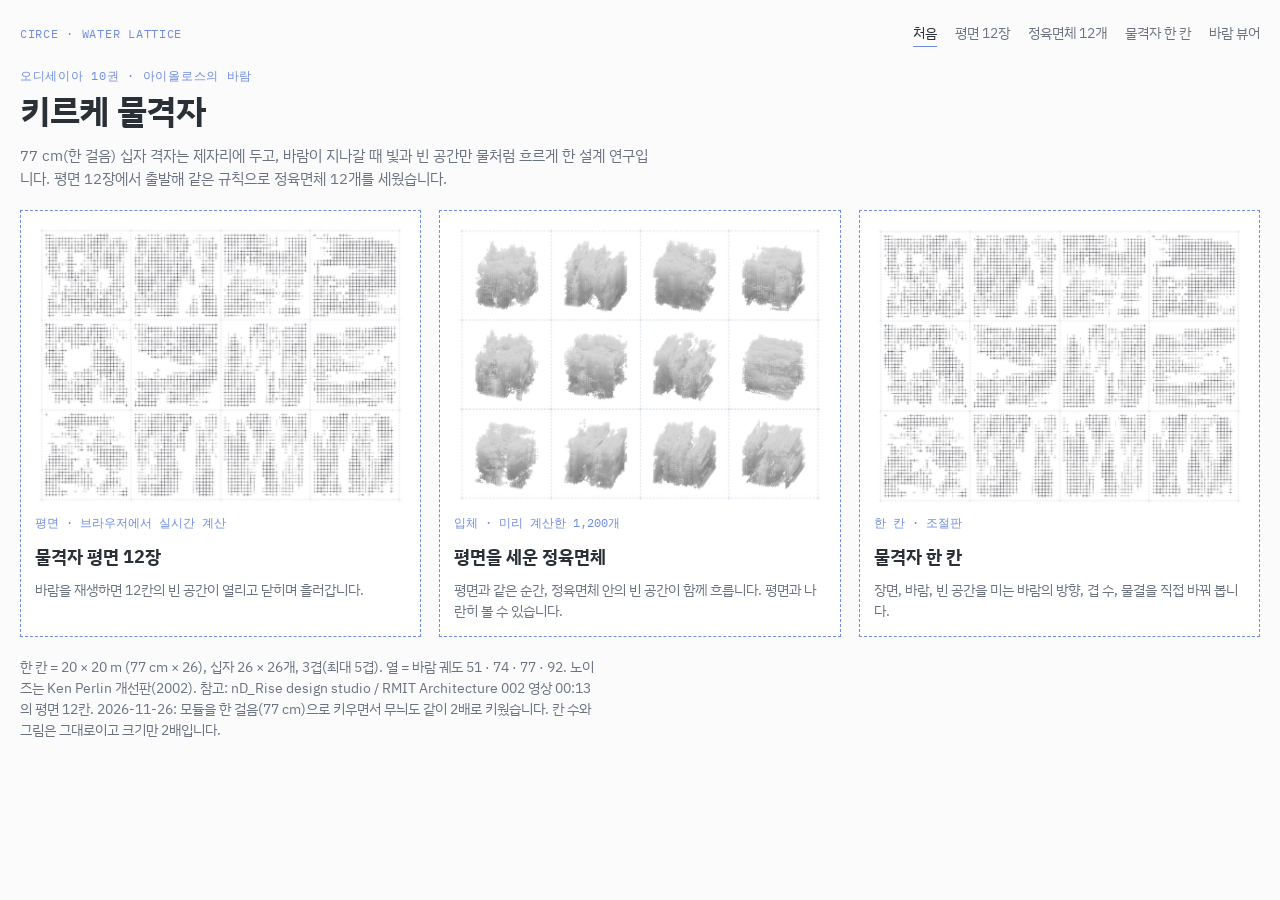
<file: index.html>
<!doctype html>
<html lang="ko">
<head>
<meta charset="utf-8">
<meta name="viewport" content="width=device-width,initial-scale=1,viewport-fit=cover">
<title>키르케 물격자</title>
<link rel="stylesheet" href="https://fonts.googleapis.com/css2?family=IBM+Plex+Mono:wght@400;500&family=IBM+Plex+Sans+KR:wght@400;500;700&display=swap">
<link rel="stylesheet" href="style.css">
<style>
.cards{display:grid;grid-template-columns:repeat(3,minmax(0,1fr));gap:18px}
@media (max-width:820px){.cards{grid-template-columns:minmax(0,1fr)}}
.card{display:flex;flex-direction:column;gap:10px;color:inherit;text-decoration:none;background:var(--sheet);border:1px dashed var(--blue);padding:14px;min-width:0}
.card:hover{border-style:solid}
.card img{aspect-ratio:4/3;object-fit:cover;width:100%;background:#fff}
.card h2{margin:0;font-size:18px}
.card p{margin:0;font-size:13.5px;color:var(--mute)}
.card .num{font-family:var(--f-mono);font-size:12px;color:var(--blue)}
</style>
</head>
<body>
<div class="wrap">
  <nav><span class="brand">Circe · water lattice</span><a href="index.html" aria-current="page">처음</a><a href="plan.html">평면 12장</a><a href="cube.html">정육면체 12개</a><a href="lattice.html">물격자 한 칸</a><a href="aeolus.html">바람 뷰어</a></nav>
  <header>
    <div class="tag">오디세이아 10권 · 아이올로스의 바람</div>
    <h1>키르케 물격자</h1>
    <p class="sub">77 cm(한 걸음) 십자 격자는 제자리에 두고, 바람이 지나갈 때 빛과 빈 공간만 물처럼 흐르게 한 설계 연구입니다. 평면 12장에서 출발해 같은 규칙으로 정육면체 12개를 세웠습니다.</p>
  </header>
  <div class="cards">
    <a class="card" href="plan.html"><img src="media/plan.jpg" alt="물격자 평면 12장"><span class="num">평면 · 브라우저에서 실시간 계산</span><h2>물격자 평면 12장</h2><p>바람을 재생하면 12칸의 빈 공간이 열리고 닫히며 흘러갑니다.</p></a>
    <a class="card" href="cube.html"><img src="media/cubes.jpg" alt="평면을 세운 정육면체 12개"><span class="num">입체 · 미리 계산한 1,200개</span><h2>평면을 세운 정육면체</h2><p>평면과 같은 순간, 정육면체 안의 빈 공간이 함께 흐릅니다. 평면과 나란히 볼 수 있습니다.</p></a>
    <a class="card" href="lattice.html"><img src="media/plan_poster.jpg" alt="물격자 한 칸" style="object-position:0 0"><span class="num">한 칸 · 조절판</span><h2>물격자 한 칸</h2><p>장면, 바람, 빈 공간을 미는 바람의 방향, 겹 수, 물결을 직접 바꿔 봅니다.</p></a>
  </div>
  <p class="note">한 칸 = 20 × 20 m (77 cm × 26), 십자 26 × 26개, 3겹(최대 5겹). 열 = 바람 궤도 51 · 74 · 77 · 92. 노이즈는 Ken Perlin 개선판(2002). 참고: nD_Rise design studio / RMIT Architecture 002 영상 00:13의 평면 12칸. 2026-11-26: 모듈을 한 걸음(77 cm)으로 키우면서 무늬도 같이 2배로 키웠습니다. 칸 수와 그림은 그대로이고 크기만 2배입니다.</p>
</div>
</body>
</html>
</file>
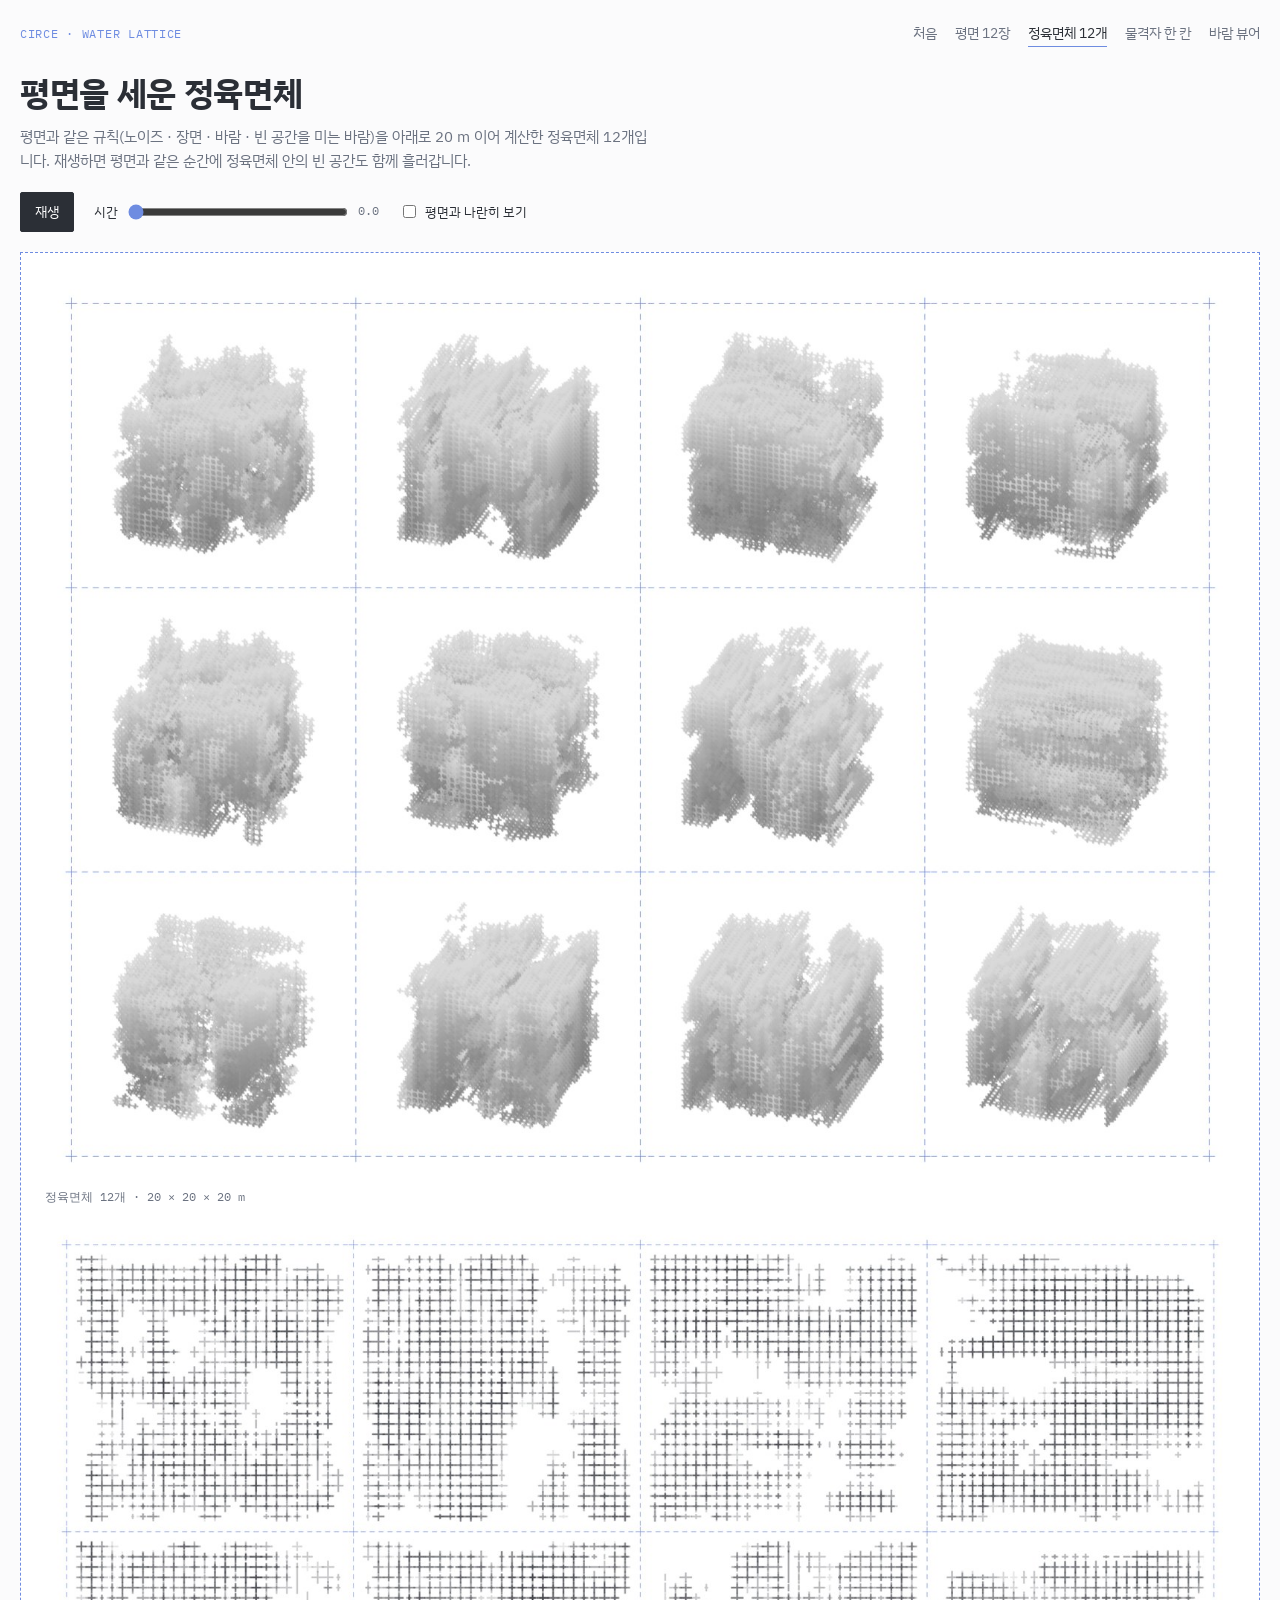
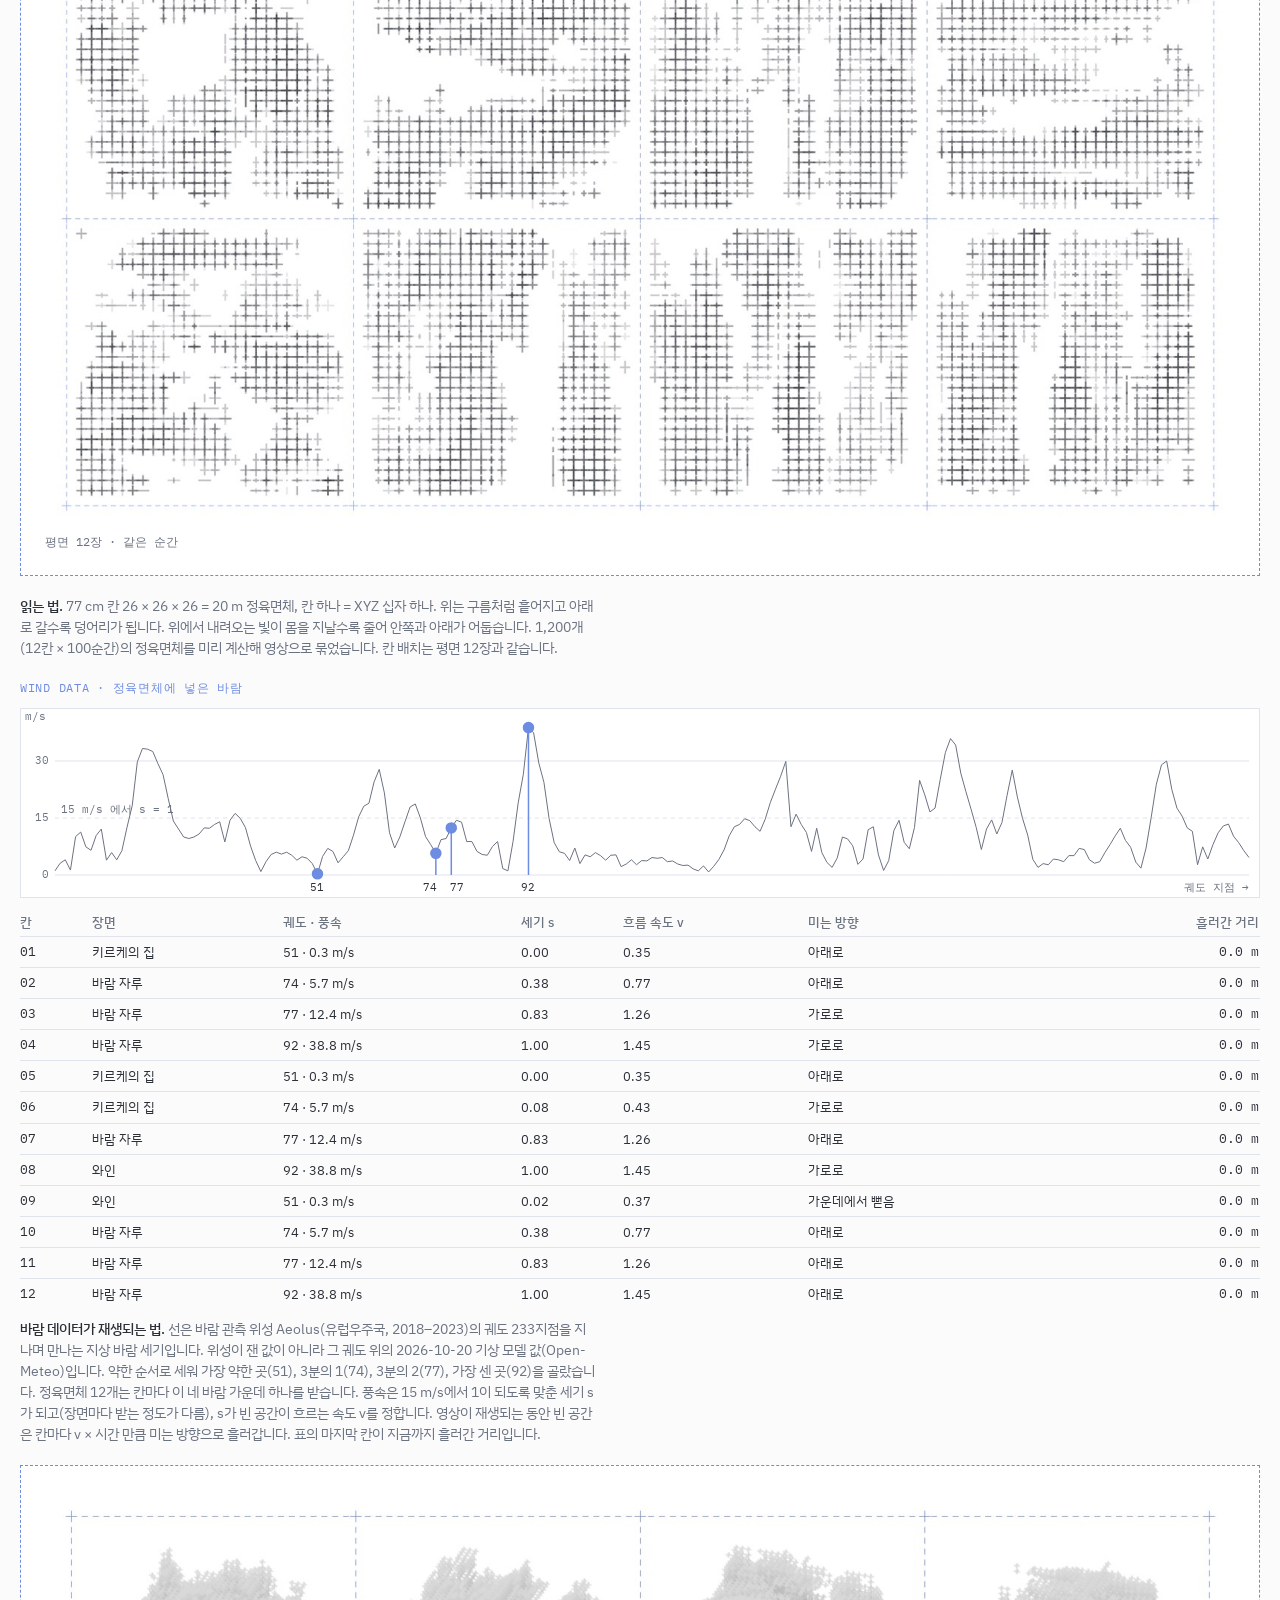
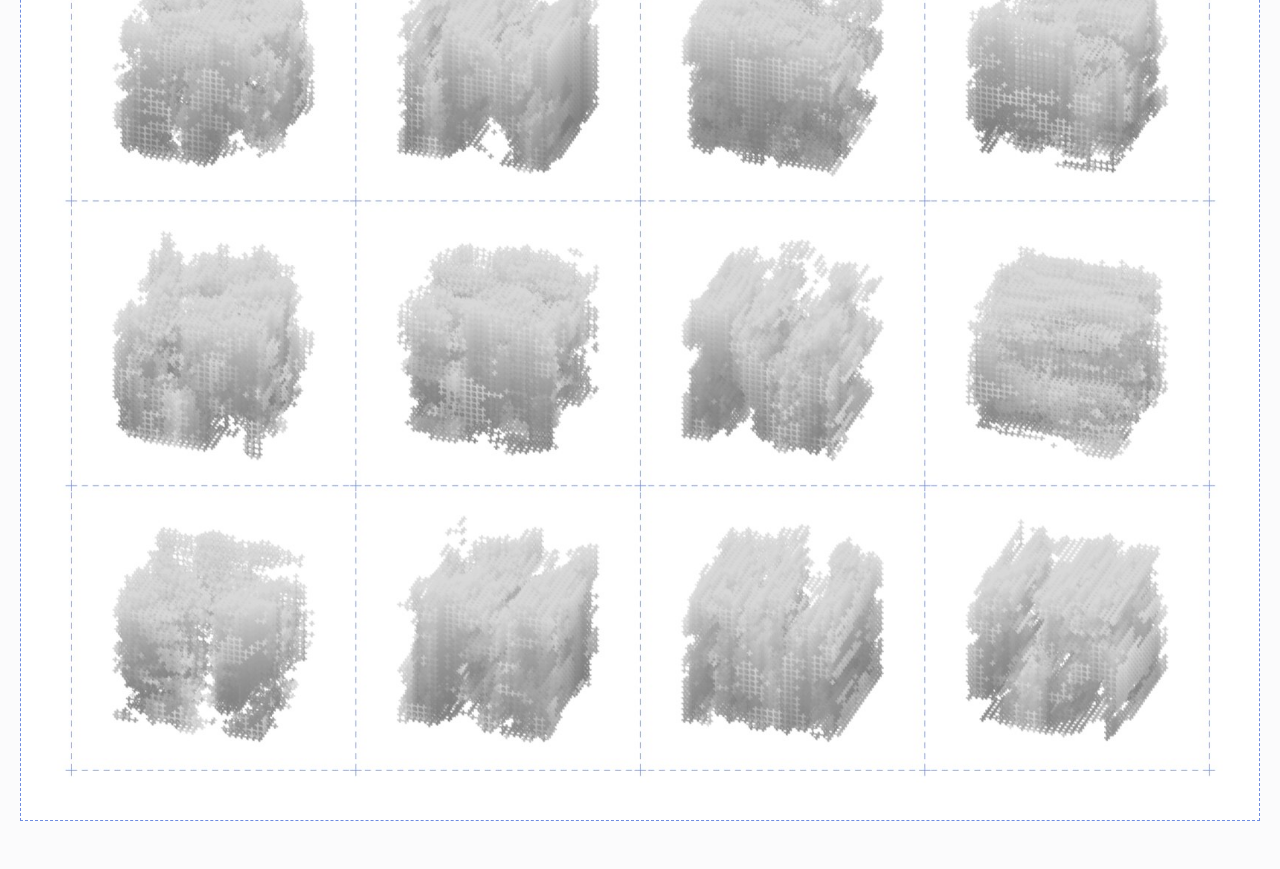
<file: cube.html>
<!doctype html>
<html lang="ko">
<head>
<meta charset="utf-8">
<meta name="viewport" content="width=device-width,initial-scale=1,viewport-fit=cover">
<title>평면을 세운 정육면체</title>
<link rel="stylesheet" href="https://fonts.googleapis.com/css2?family=IBM+Plex+Mono:wght@400;500&family=IBM+Plex+Sans+KR:wght@400;500;700&display=swap">
<link rel="stylesheet" href="style.css">
<style>
.pair{display:grid;grid-template-columns:minmax(0,1fr);gap:16px}
.pair.both{grid-template-columns:repeat(2,minmax(0,1fr))}
@media (max-width:760px){.pair.both{grid-template-columns:minmax(0,1fr)}}
figure{margin:0;display:flex;flex-direction:column;gap:6px;min-width:0}
figcaption{font-size:12px;color:var(--mute);font-family:var(--f-mono)}
video{width:100%;height:auto;background:#fff}
.check{display:flex;align-items:center;gap:6px;font-size:13px}
</style>
</head>
<body>
<div class="wrap">
  <nav><span class="brand">Circe · water lattice</span><a href="index.html">처음</a><a href="plan.html">평면 12장</a><a href="cube.html" aria-current="page">정육면체 12개</a><a href="lattice.html">물격자 한 칸</a><a href="aeolus.html">바람 뷰어</a></nav>
  <header>
    <h1>평면을 세운 정육면체</h1>
    <p class="sub">평면과 같은 규칙(노이즈 · 장면 · 바람 · 빈 공간을 미는 바람)을 아래로 20 m 이어 계산한 정육면체 12개입니다. 재생하면 평면과 같은 순간에 정육면체 안의 빈 공간도 함께 흘러갑니다.</p>
  </header>
  <div class="bar">
    <button class="btn" id="play" type="button">재생</button>
    <label class="field" for="seek">시간<input id="seek" type="range" min="0" max="1000" value="0"><output id="seekO">0.0</output></label>
    <label class="check" for="both"><input id="both" type="checkbox"> 평면과 나란히 보기</label>
  </div>
  <div class="sheet">
    <div class="pair" id="pair">
      <figure><video id="cube" src="media/cubes.mp4" poster="media/cubes_poster.jpg" muted loop playsinline preload="auto"></video><figcaption>정육면체 12개 · 20 × 20 × 20 m</figcaption></figure>
      <figure id="planFig" hidden><video id="plan" src="media/plan.mp4" poster="media/plan_poster.jpg" muted loop playsinline preload="auto"></video><figcaption>평면 12장 · 같은 순간</figcaption></figure>
    </div>
  </div>
  <p class="note"><b>읽는 법.</b> 77 cm 칸 26 × 26 × 26 = 20 m 정육면체, 칸 하나 = XYZ 십자 하나. 위는 구름처럼 흩어지고 아래로 갈수록 덩어리가 됩니다. 위에서 내려오는 빛이 몸을 지날수록 줄어 안쪽과 아래가 어둡습니다. 1,200개(12칸 × 100순간)의 정육면체를 미리 계산해 영상으로 묶었습니다. 칸 배치는 평면 12장과 같습니다.</p>
  <section id="windData" style="display:flex;flex-direction:column;gap:10px">
    <div class="tag" style="font-family:var(--f-mono);font-size:12px;color:var(--blue);letter-spacing:.06em;text-transform:uppercase">Wind data · 정육면체에 넣은 바람</div>
    <canvas id="wd" aria-label="Aeolus 궤도 233지점의 지상 바람 세기와 정육면체에 쓴 네 지점" style="display:block;width:100%;height:190px;background:var(--sheet);border:1px solid var(--line)"></canvas>
    <div style="overflow-x:auto"><table id="wt" style="border-collapse:collapse;width:100%;min-width:560px;font-size:13px;font-variant-numeric:tabular-nums">
      <thead><tr style="color:var(--mute);text-align:left"><th style="padding:4px 8px 4px 0;font-weight:500">칸</th><th style="font-weight:500">장면</th><th style="font-weight:500">궤도 · 풍속</th><th style="font-weight:500">세기 s</th><th style="font-weight:500">흐름 속도 v</th><th style="font-weight:500">미는 방향</th><th style="font-weight:500;text-align:right">흘러간 거리</th></tr></thead>
      <tbody></tbody></table></div>
    <p class="note"><b>바람 데이터가 재생되는 법.</b> 선은 바람 관측 위성 Aeolus(유럽우주국, 2018–2023)의 궤도 233지점을 지나며 만나는 지상 바람 세기입니다. 위성이 잰 값이 아니라 그 궤도 위의 2026-10-20 기상 모델 값(Open-Meteo)입니다. 약한 순서로 세워 가장 약한 곳(51), 3분의 1(74), 3분의 2(77), 가장 센 곳(92)을 골랐습니다. 정육면체 12개는 칸마다 이 네 바람 가운데 하나를 받습니다. 풍속은 15 m/s에서 1이 되도록 맞춘 세기 s가 되고(장면마다 받는 정도가 다름), s가 빈 공간이 흐르는 속도 v를 정합니다. 영상이 재생되는 동안 빈 공간은 칸마다 v × 시간 만큼 미는 방향으로 흘러갑니다. 표의 마지막 칸이 지금까지 흘러간 거리입니다.</p>
  </section>
  <div class="sheet"><img src="media/cubes.jpg" alt="정육면체 12개 정지 그림" loading="lazy"></div>
</div>
<script>
const $ = id => document.getElementById(id), cube = $('cube'), plan = $('plan');
const vids = () => $('both').checked ? [cube, plan] : [cube];
function setPlaying(on) {
  if (on) vids().forEach(v => { v.currentTime = cube.currentTime; v.play().catch(() => {}); });
  else [cube, plan].forEach(v => v.pause());
  $('play').textContent = on ? '멈춤' : '재생';
}
$('play').addEventListener('click', () => setPlaying(cube.paused));
$('both').addEventListener('change', e => {
  $('planFig').hidden = !e.target.checked; $('pair').classList.toggle('both', e.target.checked);
  plan.currentTime = cube.currentTime; if (!cube.paused && e.target.checked) plan.play().catch(() => {}); else plan.pause();
});
$('seek').addEventListener('input', e => { if (!cube.duration) return; const t = e.target.value / 1000 * cube.duration; cube.currentTime = t; plan.currentTime = t; });
cube.addEventListener('timeupdate', () => {
  if (!cube.duration) return;
  $('seek').value = Math.round(cube.currentTime / cube.duration * 1000);
  $('seekO').textContent = (cube.currentTime / cube.duration * 60).toFixed(1);         // 평면 페이지의 시간(0 → 60)과 같은 눈금
});
// 두 영상 맞춤: 화면 그릴 때마다 정육면체 영상 시각에 평면 영상을 맞춤 (찾는 중이면 기다림)
(function sync() {
  if ($('both').checked && plan.readyState >= 1 && !plan.seeking) {
    const d = plan.currentTime - cube.currentTime;
    if (Math.abs(d) > 0.2 && Math.abs(d) < cube.duration - 0.3) plan.currentTime = cube.currentTime;
    if (cube.paused !== plan.paused) cube.paused ? plan.pause() : plan.play().catch(() => {});
  }
  requestAnimationFrame(sync);
})();
if (!matchMedia('(prefers-reduced-motion: reduce)').matches) cube.addEventListener('canplay', () => setPlaying(true), { once: true });
</script>
<script src="wind.js"></script>
<script>
// 바람 표: 칸마다 받은 바람과, 영상 시각에 맞춰 빈 공간이 흘러간 거리 (engine.js 와 같은 식: s = min(1, 풍속 / 15) x 장면 계수, v = 0.35 + 1.1 s)
(() => {
  const PICKS = [{scene:0,wind:0,dir:2},{scene:2,wind:1,dir:2},{scene:2,wind:2,dir:1},{scene:2,wind:3,dir:1},{scene:0,wind:0,dir:2},{scene:0,wind:1,dir:1},
                 {scene:2,wind:2,dir:2},{scene:1,wind:3,dir:1},{scene:1,wind:0,dir:0},{scene:2,wind:1,dir:2},{scene:2,wind:2,dir:2},{scene:2,wind:3,dir:2}];
  const ROWS = [['키르케의 집', 0.2], ['와인', 1.0], ['바람 자루', 1.0]], WINDS = [[51, 0.3], [74, 5.7], [77, 12.4], [92, 38.8]], DIRS = ['가운데에서 뻗음', '가로로', '아래로'];
  const tb = document.querySelector('#wt tbody'), cells = [];
  PICKS.forEach((p, i) => { const s = Math.min(1, WINDS[p.wind][1] / 15) * ROWS[p.scene][1], v = 0.35 + 1.1 * s, tr = document.createElement('tr');
    tr.style.borderTop = '1px solid var(--line)';
    tr.innerHTML = '<td style="padding:5px 8px 5px 0;font-family:var(--f-mono)">' + String(i + 1).padStart(2, '0') + '</td><td>' + ROWS[p.scene][0] + '</td><td>' + WINDS[p.wind][0] + ' · ' + WINDS[p.wind][1].toFixed(1) + ' m/s</td><td>' + s.toFixed(2) + '</td><td>' + v.toFixed(2) + '</td><td>' + DIRS[p.dir] + '</td><td style="text-align:right;font-family:var(--f-mono)"></td>';
    tb.append(tr); cells.push([tr.lastChild, v]); });
  console.assert(cells.length === 12, 'twelve cubes');
  const cv = document.getElementById('wd'), cube = document.getElementById('cube');
  (function loop() { KirkeWind.chart(cv);
    const T = cube.duration ? cube.currentTime / cube.duration * 60 : 0;            // 영상 8초 = 시간 0 -> 60
    cells.forEach(([td, v]) => td.textContent = (v * T).toFixed(1) + ' m');
    requestAnimationFrame(loop); })();
})();
</script>
</body>
</html>
</file>
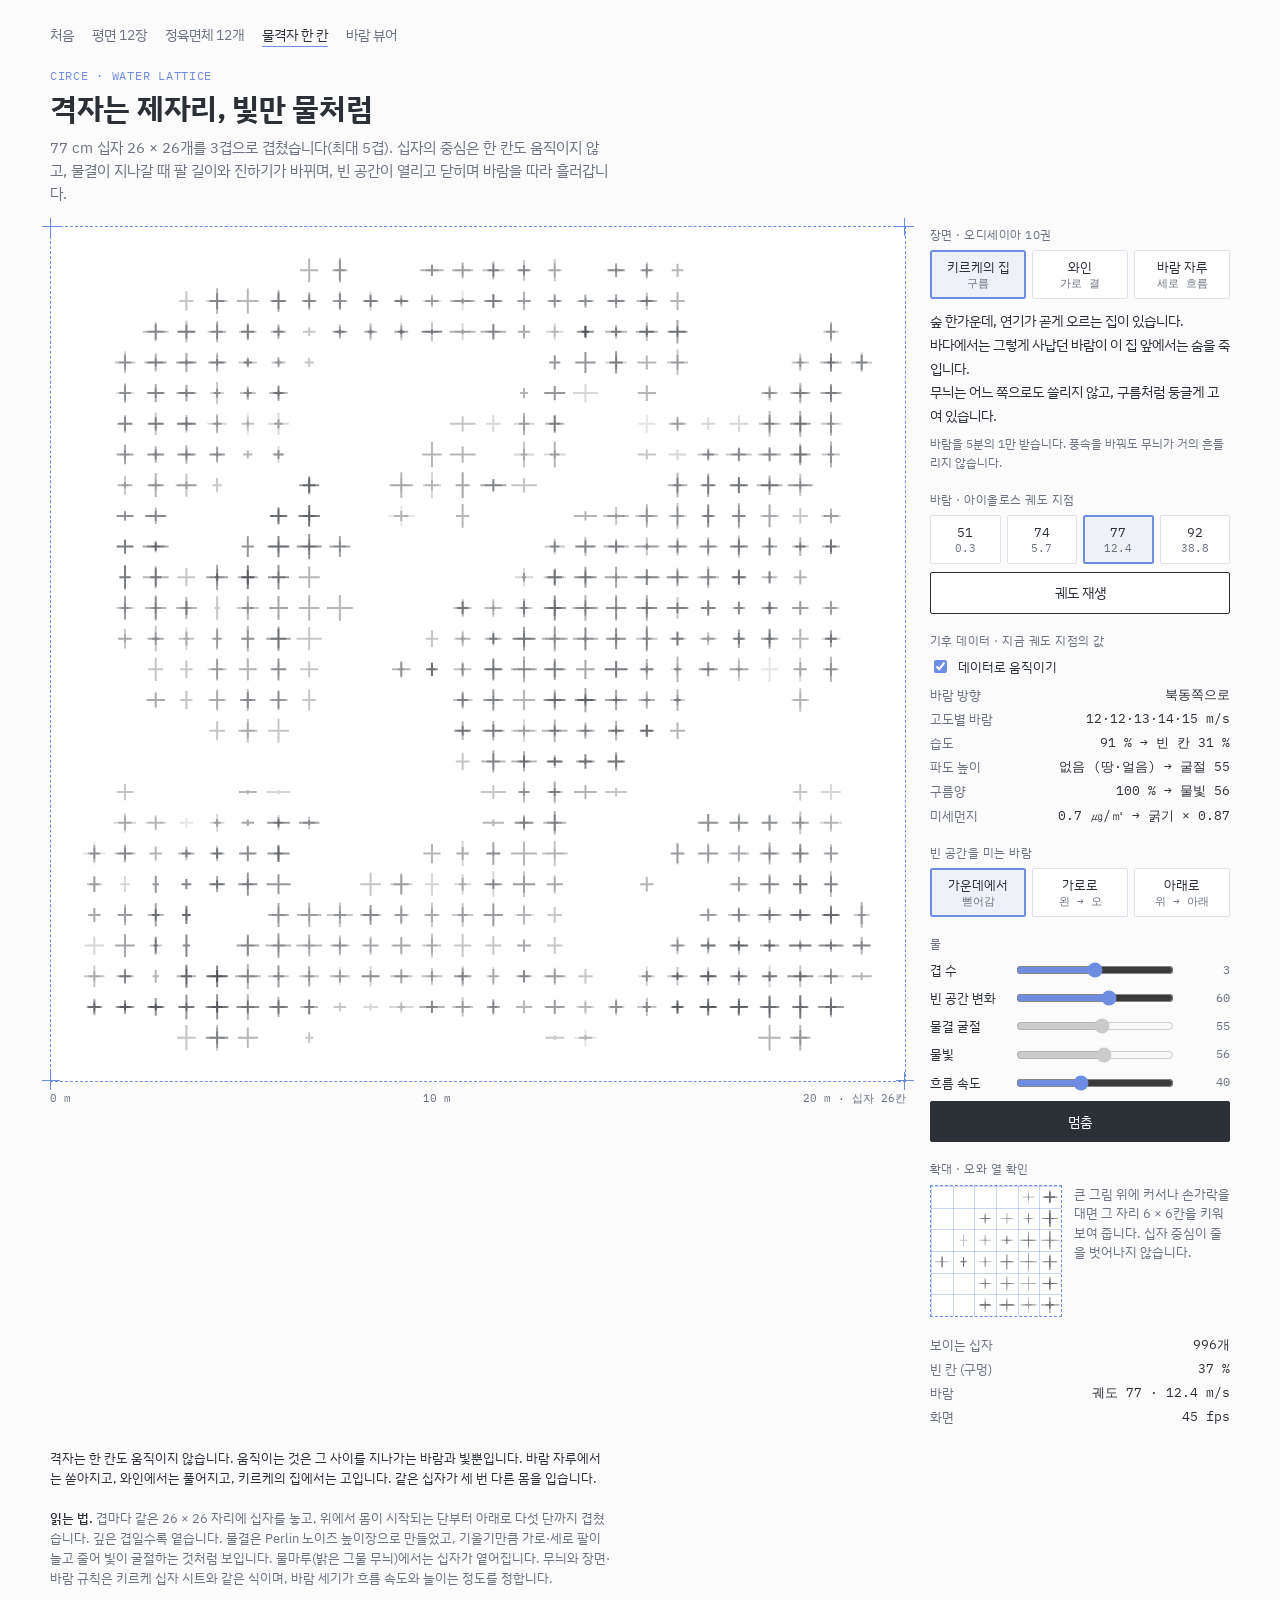
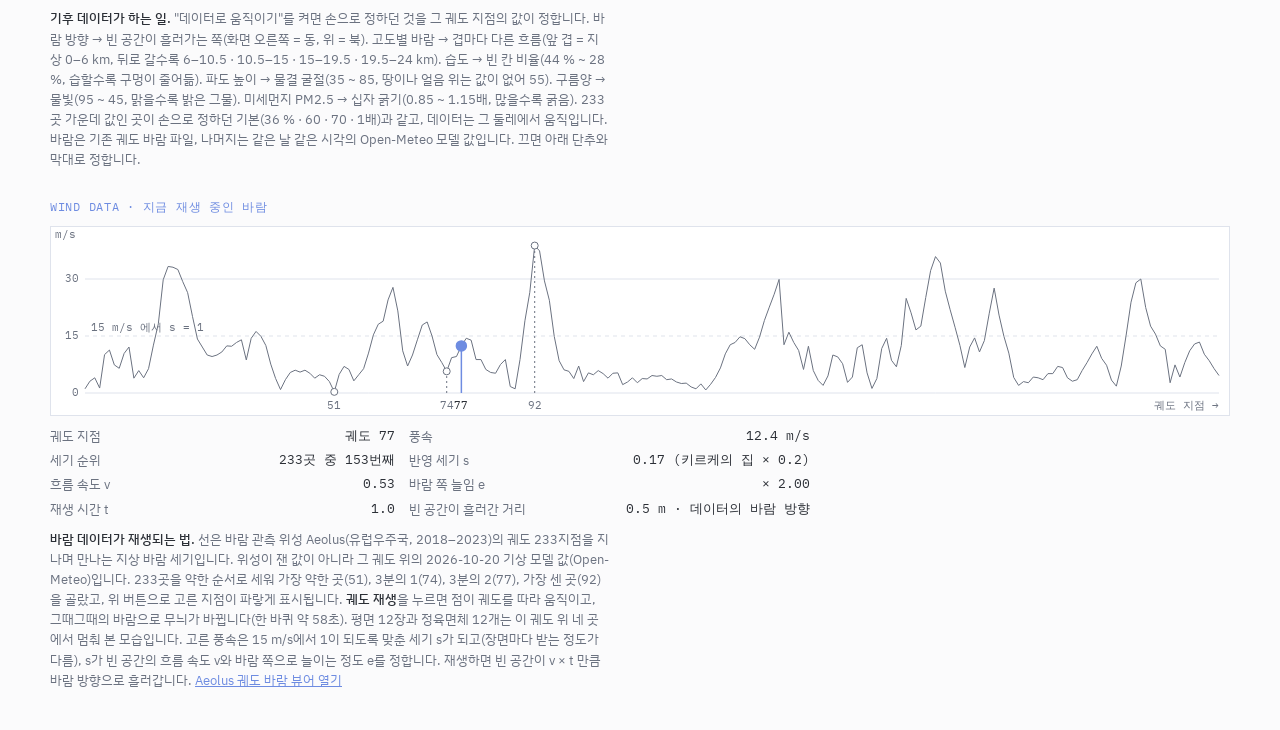
<file: lattice.html>
<!doctype html>
<html lang="ko">
<head>
<meta charset="utf-8">
<meta name="viewport" content="width=device-width,initial-scale=1,viewport-fit=cover">
<title>키르케 물격자</title>
<meta name="claude:viewport-fit-sides" content="cover">
<link rel="preconnect" href="https://fonts.googleapis.com">
<link rel="stylesheet" href="https://fonts.googleapis.com/css2?family=IBM+Plex+Mono:wght@400;500&family=IBM+Plex+Sans+KR:wght@400;500;700&display=swap">
<style>
/* 도면 한 장: 왼쪽 큰 칸(10 × 10 m, 십자 26 × 26 × 5겹), 오른쪽 조작판. 좁으면 위아래로 쌓음 */
:root{
  --paper:#fbfbfc; --sheet:#ffffff; --ink:#2b2f36; --mute:#6b7280; --line:#dfe3ec;
  --blue:#6e8ce1; --chip:#eef1f8;
  --f-body:"IBM Plex Sans KR","Malgun Gothic","Apple SD Gothic Neo",sans-serif;
  --f-mono:"IBM Plex Mono",ui-monospace,Consolas,monospace;
}
@media (prefers-color-scheme: dark){:root:not([data-theme="light"]){
  --paper:#15171c; --sheet:#1b1e24; --ink:#e3e6ec; --mute:#9aa1ad; --line:#2d323b;
  --blue:#8fa6ec; --chip:#242833; color-scheme:dark }}
:root[data-theme="dark"]{
  --paper:#15171c; --sheet:#1b1e24; --ink:#e3e6ec; --mute:#9aa1ad; --line:#2d323b;
  --blue:#8fa6ec; --chip:#242833; color-scheme:dark }
html,body{background:var(--paper);color:var(--ink)}
body{font-family:var(--f-body);font-size:15px;line-height:1.55;
  padding-left:max(16px,env(safe-area-inset-left,0px));padding-right:max(16px,env(safe-area-inset-right,0px));padding-block:24px 40px}
.wrap{max-width:1180px;margin:0 auto;display:flex;flex-direction:column;gap:20px}
header{display:flex;flex-wrap:wrap;align-items:baseline;justify-content:space-between;gap:8px 24px}
h1{margin:0;font-size:clamp(22px,3vw,30px);font-weight:700;letter-spacing:-.01em;text-wrap:balance}
.sub{margin:4px 0 0;color:var(--mute);max-width:62ch}
.tag{font-family:var(--f-mono);font-size:12px;color:var(--blue);letter-spacing:.06em;text-transform:uppercase}
.grid{display:grid;grid-template-columns:minmax(0,1fr) 300px;gap:24px;align-items:start}
@media (max-width:860px){.grid{grid-template-columns:minmax(0,1fr)}}
.stage{position:relative;background:var(--sheet);border:1px dashed var(--blue);padding:clamp(10px,2.4vw,28px);min-width:0}
.stage canvas{display:block;width:100%;max-width:100%;aspect-ratio:1/1;height:auto}
.corner{position:absolute;width:18px;height:18px;pointer-events:none}
.corner::before,.corner::after{content:"";position:absolute;background:var(--blue)}
.corner::before{left:8px;top:0;width:1px;height:18px}.corner::after{top:8px;left:0;height:1px;width:18px}
.c1{left:-9px;top:-9px}.c2{right:-9px;top:-9px}.c3{left:-9px;bottom:-9px}.c4{right:-9px;bottom:-9px}
.scale{display:flex;justify-content:space-between;font-family:var(--f-mono);font-size:11px;color:var(--mute);margin-top:8px}
aside{display:flex;flex-direction:column;gap:18px;min-width:0}
fieldset{border:0;margin:0;padding:0;display:flex;flex-direction:column;gap:8px}
legend{font-size:12px;color:var(--mute);letter-spacing:.04em;padding:0;margin-bottom:6px}
.seg{display:grid;gap:6px}
.seg.s3{grid-template-columns:repeat(3,1fr)}.seg.s4{grid-template-columns:repeat(4,1fr)}
.seg button{font:inherit;font-size:13px;line-height:1.3;padding:8px 6px;border:1px solid var(--line);background:var(--sheet);color:var(--ink);cursor:pointer;border-radius:2px}
.seg button small{display:block;font-family:var(--f-mono);font-size:11px;color:var(--mute)}
.seg button[aria-pressed="true"]{border-color:var(--blue);background:var(--chip);box-shadow:inset 0 0 0 1px var(--blue)}
button:focus-visible,input:focus-visible{outline:2px solid var(--blue);outline-offset:2px}
.row{display:flex;align-items:center;gap:10px}
.row label{flex:0 0 74px;font-size:13px}
.row input[type=range]{flex:1;min-width:0;accent-color:var(--blue)}
.row output{flex:0 0 44px;text-align:right;font-family:var(--f-mono);font-size:12px;color:var(--mute);font-variant-numeric:tabular-nums}
.play{font:inherit;font-size:14px;padding:9px 12px;border:1px solid var(--ink);background:var(--ink);color:var(--sheet);cursor:pointer;border-radius:2px}
.loupe{display:flex;gap:12px;align-items:flex-start}
.loupe canvas{width:132px;height:132px;border:1px dashed var(--blue);background:var(--sheet);image-rendering:pixelated;flex:0 0 auto}
.loupe p{margin:0;font-size:12.5px;color:var(--mute)}
dl{display:grid;grid-template-columns:auto 1fr;gap:4px 14px;margin:0;font-size:13px}
dt{color:var(--mute)}dd{margin:0;font-family:var(--f-mono);font-variant-numeric:tabular-nums;text-align:right}
.note{font-size:13px;color:var(--mute);max-width:70ch;margin:0}
.note b{color:var(--ink);font-weight:500}
html,body{margin:0}*{box-sizing:border-box}
</style>
</head>
<body>

<div class="wrap">
  <nav style="display:flex;flex-wrap:wrap;gap:6px 18px;align-items:baseline;font-size:14px"><a href="index.html" style="color:var(--mute);text-decoration:none">처음</a><a href="plan.html" style="color:var(--mute);text-decoration:none">평면 12장</a><a href="cube.html" style="color:var(--mute);text-decoration:none">정육면체 12개</a><a href="lattice.html" style="color:var(--ink);text-decoration:none;border-bottom:1px solid var(--blue)">물격자 한 칸</a><a href="aeolus.html" style="color:var(--mute);text-decoration:none">바람 뷰어</a></nav>

  <header>
    <div>
      <div class="tag">Circe · water lattice</div>
      <h1>격자는 제자리, 빛만 물처럼</h1>
      <p class="sub">77 cm 십자 26 × 26개를 3겹으로 겹쳤습니다(최대 5겹). 십자의 중심은 한 칸도 움직이지 않고, 물결이 지나갈 때 팔 길이와 진하기가 바뀌며, 빈 공간이 열리고 닫히며 바람을 따라 흘러갑니다.</p>
    </div>
  </header>

  <div class="grid">
    <div>
      <div class="stage">
        <span class="corner c1"></span><span class="corner c2"></span><span class="corner c3"></span><span class="corner c4"></span>
        <canvas id="cv" aria-label="십자 3겹 물격자 한 칸, 20 × 20 m"></canvas>
      </div>
      <div class="scale"><span>0 m</span><span>10 m</span><span>20 m · 십자 26칸</span></div>
    </div>

    <aside>
      <fieldset>
        <legend>장면 · 오디세이아 10권</legend>
        <div class="seg s3" id="scene">
          <button type="button" data-v="0" aria-pressed="true">키르케의 집<small>구름</small></button>
          <button type="button" data-v="1" aria-pressed="false">와인<small>가로 결</small></button>
          <button type="button" data-v="2" aria-pressed="false">바람 자루<small>세로 흐름</small></button>
        </div>
        <p id="sceneText" aria-live="polite" style="margin:2px 0 0;font-size:13.5px;line-height:1.75;color:var(--ink);white-space:pre-line"></p>
        <p id="sceneHow" style="margin:0;font-size:12px;color:var(--mute)"></p>
      </fieldset>
      <fieldset>
        <legend>바람 · 아이올로스 궤도 지점</legend>
        <div class="seg s4" id="wind">
          <button type="button" data-v="0" aria-pressed="false">51<small>0.3</small></button>
          <button type="button" data-v="1" aria-pressed="false">74<small>5.7</small></button>
          <button type="button" data-v="2" aria-pressed="true">77<small>12.4</small></button>
          <button type="button" data-v="3" aria-pressed="false">92<small>38.8</small></button>
        </div>
        <button type="button" class="play" id="orbitBtn" aria-pressed="false" style="background:var(--sheet);color:var(--ink)">궤도 재생</button>
      </fieldset>
      <fieldset>
        <legend>기후 데이터 · 지금 궤도 지점의 값</legend>
        <label style="display:flex;align-items:center;gap:8px;font-size:13px"><input id="useData" type="checkbox" checked style="accent-color:var(--blue)"> 데이터로 움직이기</label>
        <dl id="cl">
          <dt>바람 방향</dt><dd id="clDir">–</dd>
          <dt>고도별 바람</dt><dd id="clAlt">–</dd>
          <dt>습도</dt><dd id="clRh">–</dd>
          <dt>파도 높이</dt><dd id="clWave">–</dd>
          <dt>구름양</dt><dd id="clCloud">–</dd>
          <dt>미세먼지</dt><dd id="clPm">–</dd>
        </dl>
      </fieldset>
      <fieldset>
        <legend>빈 공간을 미는 바람</legend>
        <div class="seg s3" id="dir">
          <button type="button" data-v="0" aria-pressed="true">가운데에서<small>뻗어감</small></button>
          <button type="button" data-v="1" aria-pressed="false">가로로<small>왼 → 오</small></button>
          <button type="button" data-v="2" aria-pressed="false">아래로<small>위 → 아래</small></button>
        </div>
      </fieldset>
      <fieldset>
        <legend>물</legend>
        <div class="row"><label for="layers">겹 수</label><input id="layers" type="range" min="1" max="5" step="1" value="3"><output id="layersO">3</output></div>
        <div class="row"><label for="holes">빈 공간 변화</label><input id="holes" type="range" min="0" max="100" value="60"><output id="holesO">60</output></div>
        <div class="row"><label for="refr">물결 굴절</label><input id="refr" type="range" min="0" max="100" value="60"><output id="refrO">60</output></div>
        <div class="row"><label for="caus">물빛</label><input id="caus" type="range" min="0" max="100" value="70"><output id="causO">70</output></div>
        <div class="row"><label for="speed">흐름 속도</label><input id="speed" type="range" min="0" max="100" value="40"><output id="speedO">40</output></div>
        <button type="button" class="play" id="play">멈춤</button>
      </fieldset>
      <fieldset>
        <legend>확대 · 오와 열 확인</legend>
        <div class="loupe">
          <canvas id="lp" width="132" height="132" aria-label="커서 주변 십자 6 × 6칸 확대"></canvas>
          <p>큰 그림 위에 커서나 손가락을 대면 그 자리 6 × 6칸을 키워 보여 줍니다. 십자 중심이 줄을 벗어나지 않습니다.</p>
        </div>
      </fieldset>
      <dl>
        <dt>보이는 십자</dt><dd id="nCross">–</dd>
        <dt>빈 칸 (구멍)</dt><dd id="nVoid">–</dd>
        <dt>바람</dt><dd id="nWind">–</dd>
        <dt>화면</dt><dd id="nFps">–</dd>
      </dl>
    </aside>
  </div>

  <p class="note" style="color:var(--ink)">격자는 한 칸도 움직이지 않습니다. 움직이는 것은 그 사이를 지나가는 바람과 빛뿐입니다. 바람 자루에서는 쏟아지고, 와인에서는 풀어지고, 키르케의 집에서는 고입니다. 같은 십자가 세 번 다른 몸을 입습니다.</p>

  <p class="note"><b>읽는 법.</b> 겹마다 같은 26 × 26 자리에 십자를 놓고, 위에서 몸이 시작되는 단부터 아래로 다섯 단까지 겹쳤습니다. 깊은 겹일수록 옅습니다. 물결은 Perlin 노이즈 높이장으로 만들었고, 기울기만큼 가로·세로 팔이 늘고 줄어 빛이 굴절하는 것처럼 보입니다. 물마루(밝은 그물 무늬)에서는 십자가 옅어집니다. 무늬와 장면·바람 규칙은 키르케 십자 시트와 같은 식이며, 바람 세기가 흐름 속도와 늘이는 정도를 정합니다.</p>

  <p class="note"><b>기후 데이터가 하는 일.</b> "데이터로 움직이기"를 켜면 손으로 정하던 것을 그 궤도 지점의 값이 정합니다. 바람 방향 → 빈 공간이 흘러가는 쪽(화면 오른쪽 = 동, 위 = 북). 고도별 바람 → 겹마다 다른 흐름(앞 겹 = 지상 0–6 km, 뒤로 갈수록 6–10.5 · 10.5–15 · 15–19.5 · 19.5–24 km). 습도 → 빈 칸 비율(44 % ~ 28 %, 습할수록 구멍이 줄어듦). 파도 높이 → 물결 굴절(35 ~ 85, 땅이나 얼음 위는 값이 없어 55). 구름양 → 물빛(95 ~ 45, 맑을수록 밝은 그물). 미세먼지 PM2.5 → 십자 굵기(0.85 ~ 1.15배, 많을수록 굵음). 233곳 가운데 값인 곳이 손으로 정하던 기본(36 % · 60 · 70 · 1배)과 같고, 데이터는 그 둘레에서 움직입니다. 바람은 기존 궤도 바람 파일, 나머지는 같은 날 같은 시각의 Open-Meteo 모델 값입니다. 끄면 아래 단추와 막대로 정합니다.</p>

  <section id="windData" style="display:flex;flex-direction:column;gap:10px;margin-top:8px">
    <div class="tag">Wind data · 지금 재생 중인 바람</div>
    <canvas id="wd" aria-label="Aeolus 궤도 233지점의 지상 바람 세기와 지금 고른 지점" style="display:block;width:100%;height:190px;background:var(--sheet);border:1px solid var(--line)"></canvas>
    <dl id="wdl" style="grid-template-columns:auto 1fr auto 1fr;max-width:760px">
      <dt>궤도 지점</dt><dd id="wdO">–</dd><dt>풍속</dt><dd id="wdSp">–</dd>
      <dt>세기 순위</dt><dd id="wdR">–</dd><dt>반영 세기 s</dt><dd id="wdS">–</dd>
      <dt>흐름 속도 v</dt><dd id="wdV">–</dd><dt>바람 쪽 늘임 e</dt><dd id="wdE">–</dd>
      <dt>재생 시간 t</dt><dd id="wdT">–</dd><dt>빈 공간이 흘러간 거리</dt><dd id="wdD">–</dd>
    </dl>
    <p class="note"><b>바람 데이터가 재생되는 법.</b> 선은 바람 관측 위성 Aeolus(유럽우주국, 2018–2023)의 궤도 233지점을 지나며 만나는 지상 바람 세기입니다. 위성이 잰 값이 아니라 그 궤도 위의 2026-10-20 기상 모델 값(Open-Meteo)입니다. 233곳을 약한 순서로 세워 가장 약한 곳(51), 3분의 1(74), 3분의 2(77), 가장 센 곳(92)을 골랐고, 위 버튼으로 고른 지점이 파랗게 표시됩니다. <b>궤도 재생</b>을 누르면 점이 궤도를 따라 움직이고, 그때그때의 바람으로 무늬가 바뀝니다(한 바퀴 약 58초). 평면 12장과 정육면체 12개는 이 궤도 위 네 곳에서 멈춰 본 모습입니다. 고른 풍속은 15 m/s에서 1이 되도록 맞춘 세기 s가 되고(장면마다 받는 정도가 다름), s가 빈 공간의 흐름 속도 v와 바람 쪽으로 늘이는 정도 e를 정합니다. 재생하면 빈 공간이 v × t 만큼 바람 방향으로 흘러갑니다. <a href="https://greenhopper-design.github.io/aeolus-wind-viewer/" style="color:var(--blue)">Aeolus 궤도 바람 뷰어 열기</a></p>
  </section>
</div>

<script src="wind.js"></script>
<script src="climate.js"></script>
<script>
(() => {
  // ---- Ken Perlin 개선판(2002) 3D 노이즈, 시트 스크립트와 같은 식 ----
  const P = new Uint8Array(512);
  { let s = 7; const r = () => (s = (s * 16807) % 2147483647) / 2147483647;
    const p = [...Array(256).keys()];
    for (let i = 255; i > 0; i--) { const j = Math.floor(r() * (i + 1)); [p[i], p[j]] = [p[j], p[i]]; }
    for (let i = 0; i < 512; i++) P[i] = p[i & 255]; }
  const fade = t => t * t * t * (t * (t * 6 - 15) + 10);
  const lerp = (a, b, t) => a + t * (b - a);
  function grad(h, x, y, z) { h &= 15; const u = h < 8 ? x : y, v = h < 4 ? y : (h === 12 || h === 14 ? x : z);
    return ((h & 1) ? -u : u) + ((h & 2) ? -v : v); }
  function perlin(x, y, z) {
    const X = Math.floor(x), Y = Math.floor(y), Z = Math.floor(z);
    x -= X; y -= Y; z -= Z; const xi = X & 255, yi = Y & 255, zi = Z & 255;
    const u = fade(x), v = fade(y), w = fade(z);
    const A = P[xi] + yi, AA = P[A] + zi, AB = P[A + 1] + zi, B = P[xi + 1] + yi, BA = P[B] + zi, BB = P[B + 1] + zi;
    return lerp(lerp(lerp(grad(P[AA], x, y, z), grad(P[BA], x - 1, y, z), u), lerp(grad(P[AB], x, y - 1, z), grad(P[BB], x - 1, y - 1, z), u), v),
                lerp(lerp(grad(P[AA + 1], x, y, z - 1), grad(P[BA + 1], x - 1, y, z - 1), u), lerp(grad(P[AB + 1], x, y - 1, z - 1), grad(P[BB + 1], x - 1, y - 1, z - 1), u), v), w);
  }
  function fbm(x, y, z, oct, gain) { let s = 0, a = 1, f = 1, n = 0;
    for (let o = 0; o < oct; o++) { s += a * perlin(x * f + 17.3 * o, y * f + 5.1 * o, z * f); n += a; a *= gain; f *= 2; } return s / n; }
  console.assert(Math.abs(perlin(1, 4, 0)) < 1e-9 && Math.abs(perlin(2, 5, 7)) < 1e-9, 'perlin is 0 on lattice points');

  // ---- 키르케 규칙 (make_kirke_cross_sheet.py 와 같은 값) ----
  const C = 0.385, N = 26, LV = 16, DZ = 0.18, F0 = 0.42, VOID = 0.36, L5 = 5;   // 빈 칸 비율: 2026-11-28 에 22 % → 36 % (빈 공간이 더 많이 보이게)
  const BX = i => ((i + 0.5) * C / 0.1 - 0.5) * 0.1;   // 칸 i 가운데 위치 m (바탕 무늬는 10 cm 격자 그대로, 칸은 퓌구시온 38.5 cm · 2026-11-24)
  const ROWS = [{ name: '키르케의 집', ax: 0, ay: 0, gain: 0.5, wind: 0.2 },
                { name: '와인', ax: 2.5, ay: 0, gain: 0.62, wind: 1.0 },
                { name: '바람 자루', ax: 0, ay: 6.0, gain: 0.55, wind: 1.0 }];
  const WINDS = [{ o: 51, sp: 0.3 }, { o: 74, sp: 5.7 }, { o: 77, sp: 12.4 }, { o: 92, sp: 38.8 }];
  const state = { data: true, hx: 0, hy: 0, wx: [0, 0, 0, 0, 0], wy: [0, 0, 0, 0, 0], scene: 0, wind: 2, dir: 0, layers: 3, holes: 0.6, refr: 0.6, caus: 0.7, speed: 0.4, playing: true, t: 0, orbit: false, oi: 77 };
  // 궤도 재생: oi = 궤도 지점(0 ~ 232, 소수 = 두 지점 사이). 고정일 때는 고른 지점의 풍속
  const SPD = window.KirkeWind.SP;
  const spNow = () => { if (!state.orbit) return WINDS[state.wind].sp; const i = Math.floor(state.oi) % 233, f = state.oi - Math.floor(state.oi); return SPD[i] * (1 - f) + SPD[(i + 1) % 233] * f; };
  let sBuilt = 0, lastBuild = 0;
  // ---- 기후 데이터 (climate.js): 켜져 있으면 손 대신 그 궤도 지점의 값이 정함 ----
  const CL = window.KirkeClimate || null, $id = id => document.getElementById(id);
  const oNow = () => state.orbit ? state.oi : WINDS[state.wind].o;
  function clAt(arr) {                                                        // 두 지점 사이를 이어 읽음. 값이 없으면 null
    const o = oNow(), i = Math.floor(o) % 233, f = o - Math.floor(o), a = arr[i], b = arr[(i + 1) % 233];
    return a == null ? b : b == null ? a : a * (1 - f) + b * f;
  }
  const sorted = k => Float64Array.from(CL[k].filter(x => x != null)).sort();
  const RG = CL ? { RH: sorted('RH'), WAVE: sorted('WAVE'), CLOUD: sorted('CLOUD'), PM: sorted('PM') } : null;
  const UB = CL ? [0, 1, 2, 3, 4].map(l => CL.U.map(r => r[l])) : null, VB = CL ? [0, 1, 2, 3, 4].map(l => CL.V.map(r => r[l])) : null;
  const rank = (v, r) => { if (v == null) return null; let lo = 0, eq = 0; for (const x of r) { if (x < v) lo++; else if (x === v) eq++; } return (lo + eq / 2) / r.length; };   // 233곳 중 몇 번째인가 (0 ~ 1, 가운데 = 0.5)
  const on = () => !!(state.data && CL);
  function bandWind(l) {                                                      // 겹 l 의 바람: 화면에서의 방향(오른쪽 = 동, 아래 = 남)과 세기 m/s
    const u = clAt(UB[l]), v = clAt(VB[l]), sp = Math.hypot(u, v) || 1e-6; return { cx: u / sp, cy: -v / sp, sp, u, v };
  }
  function eff() {                                                            // 빈 칸 비율 · 굴절 · 물빛 · 먼지(0~1)
    if (!on()) return { void: VOID, refr: state.refr, caus: state.caus, thick: 1 };
    // 가운데 값인 곳이 기본(빈 칸 36 %, 굴절 60, 물빛 70, 굵기 1)이 되고, 데이터는 그 둘레에서만 움직임
    const rh = rank(clAt(CL.RH), RG.RH), wv = rank(clAt(CL.WAVE), RG.WAVE), cl = rank(clAt(CL.CLOUD), RG.CLOUD), pm = rank(clAt(CL.PM), RG.PM);
    return { void: rh == null ? VOID : VOID - 0.16 * (rh - 0.5), refr: wv == null ? 0.55 : 0.6 + 0.5 * (wv - 0.5),
             caus: cl == null ? 0.7 : 0.7 - 0.5 * (cl - 0.5), thick: pm == null ? 1 : 1 + 0.3 * (pm - 0.5) };
  }
  const COMPASS = ['북', '북동', '동', '남동', '남', '남서', '서', '북서'];
  function showClimate() {
    const o = on(), E = eff();
    for (const b of document.querySelectorAll('#dir button')) b.disabled = o;
    for (const id of ['refr', 'caus']) { const el = $id(id); el.disabled = o; el.value = Math.round((o ? E[id] : state[id]) * 100); $id(id + 'O').textContent = el.value; }
    if (!CL) { $id('useData').disabled = true; $id('clDir').textContent = '자료 없음'; return; }
    const w = bandWind(0), rh = clAt(CL.RH), wv = clAt(CL.WAVE), cl = clAt(CL.CLOUD), pm = clAt(CL.PM), f = (v, d) => v == null ? '없음' : v.toFixed(d);
    $id('clDir').textContent = COMPASS[Math.round((Math.atan2(w.u, w.v) * 180 / Math.PI + 360) / 45) % 8] + '쪽으로';
    $id('clAlt').textContent = [0, 1, 2, 3, 4].map(l => bandWind(l).sp.toFixed(0)).join('·') + ' m/s';
    $id('clRh').textContent = f(rh, 0) + ' % → 빈 칸 ' + (E.void * 100).toFixed(0) + ' %';
    $id('clWave').textContent = (wv == null ? '없음 (땅·얼음)' : f(wv, 1) + ' m') + ' → 굴절 ' + Math.round(E.refr * 100);
    $id('clCloud').textContent = f(cl, 0) + ' % → 물빛 ' + Math.round(E.caus * 100);
    $id('clPm').textContent = f(pm, 1) + ' ㎍/㎥ → 굵기 × ' + E.thick.toFixed(2);
  }

  // mask[l][i*N+j]: l 번째 겹(몸이 시작된 단에서 l 단 아래)에 십자가 있나. first: 몸이 시작된 단
  let mask = Array.from({ length: 5 }, () => new Uint8Array(N * N)), first = new Int16Array(N * N), sNow = 0;
  function buildField() {
    const row = ROWS[state.scene], s = Math.min(1, spNow() / 15) * row.wind; sNow = s; sBuilt = s;
    const sx = 1 + row.ax * (0.4 + s), sy = 1 + row.ay * (0.5 + s), warp = 0.8 + 2.2 * s;
    const seed = state.scene * 4 + (state.orbit ? 2 : state.wind), F = new Float32Array(N * N * LV), top = new Float32Array(N * N);
    for (let i = 0; i < N; i++) for (let j = 0; j < N; j++) {
      const X = BX(i) + seed * 37, Y = BX(j) + seed * 37;
      const ex = Math.max(0, Math.min(BX(i), 9.9 - BX(i), BX(j), 9.9 - BX(j))) / 9.9;
      let mx = -9;
      for (let k = 0; k < LV; k++) {
        const Z = (LV - 1 - k) * DZ;                                    // k = 0 이 맨 위
        const wx = fbm(X * 0.18 + 3.1, Y * 0.18, Z * 0.18, 3, 0.5) * warp;
        const wy = fbm(X * 0.18, Y * 0.18 + 7.7, Z * 0.18, 3, 0.5) * warp;
        let f = fbm((X + wx) * F0 / sx, (Y + wy) * F0 / sy, Z * F0 * 2, 6, row.gain) + 0.55 * k / (LV - 1);
        f -= 0.5 * Math.max(0, 0.06 - ex) / 0.06 * (0.6 + 0.4 * fbm(X * 1.7, Y * 1.7, Z, 2, 0.5));
        F[(i * N + j) * LV + k] = f; if (f > mx) mx = f;
      }
      top[i * N + j] = mx;
    }
    FS = F; TOPS = Float32Array.from(top).sort(); THR = TOPS[Math.floor(eff().void * N * N)];
    D.fill(0); updateMask();
    showWind();
  }

  function showWind() { document.getElementById('nWind').textContent = '궤도 ' + (state.orbit ? Math.floor(state.oi) : WINDS[state.wind].o) + ' · ' + spNow().toFixed(1) + ' m/s'; }

  // 빈 공간이 바뀌는 규칙: 칸마다 흐르는 노이즈 D 를 몸 값에 더함 -> 구멍이 열리고 닫히며 바람 방향으로 떠내려감
  let FS = null, THR = 0, TOPS = null;
  const D = new Float32Array(N * N), DS = 1, DN = Math.ceil(N / DS) + 2, DC = new Float32Array(DN * DN);
  // 빈 공간을 미는 바람 세 가지. v = 바람 세기에 따른 속도, e = 바람 방향으로 늘이는 배율
  //   radial: 가운데에서 바깥으로 뻗어감 (반지름을 따라 흐르고, 가운데가 잘 비어 구멍이 태어나는 자리)
  //   side  : 왼쪽에서 오른쪽으로 가로질러 붊      down: 위에서 아래로 붊
  function flowField(t, s) {
    const v = 0.35 + 1.1 * s, e = 1.6 + 2.4 * s, mode = state.dir, W0 = on() ? bandWind(0) : null;
    for (let a = 0; a < DN; a++) for (let b = 0; b < DN; b++) {
      const x = BX(a), y = BX(b);
      let n;
      if (W0) {                                                                // 데이터의 바람 방향으로: 지금까지 흘러간 거리(hx, hy)만큼 밀고, 바람 쪽으로 늘임
        const dx = x - 5 - state.hx, dy = y - 5 - state.hy;
        n = fbm((dx * W0.cx + dy * W0.cy) * 0.38 / e + 11.7, (dy * W0.cx - dx * W0.cy) * 0.38 * 1.3, t * 0.08, 3, 0.55);
      } else if (mode === 0) {
        const dx = x - 5, dy = y - 5, r = Math.hypot(dx, dy) + 1e-6;
        n = fbm(dx / r * 1.3 + 11.7, dy / r * 1.3, (r - v * t) * 0.38 * 1.4 / e + t * 0.05, 3, 0.55)
            - 0.35 * Math.exp(-(r * r) / 2.2);                                   // 가운데는 비기 쉬움
      } else if (mode === 1) {
        n = fbm((x - v * t) * 0.38 / e + 11.7, y * 0.38 * 1.3, t * 0.08, 3, 0.55);
      } else {
        n = fbm(x * 0.38 * 1.3 + 11.7, (y - v * t) * 0.38 / e, t * 0.08, 3, 0.55);
      }
      DC[a * DN + b] = n;
    }
    for (let i = 0; i < N; i++) { const u = i / DS, a = Math.floor(u), fu = u - a, su = fu * fu * (3 - 2 * fu);
      for (let j = 0; j < N; j++) { const v = j / DS, b = Math.floor(v), fv = v - b, sv = fv * fv * (3 - 2 * fv);
        D[i * N + j] = (DC[a * DN + b] * (1 - su) + DC[(a + 1) * DN + b] * su) * (1 - sv) + (DC[a * DN + b + 1] * (1 - su) + DC[(a + 1) * DN + b + 1] * su) * sv; } }
  }
  function updateMask() {
    const amt = state.holes * 1.6; let solidN = 0;
    for (let c = 0; c < N * N; c++) {
      const d = amt * D[c];
      let k0 = LV; for (let k = 0; k < LV; k++) if (FS[c * LV + k] + d > THR) { k0 = k; break; }
      first[c] = k0; if (k0 < LV) solidN++;
      for (let l = 0; l < L5; l++) { const k = k0 + l; mask[l][c] = k < LV && FS[c * LV + k] + d > THR ? 1 : 0; }
    }
    voidPct = 100 * (1 - solidN / (N * N));
    return solidN;
  }
  let voidPct = 0;
  // 자체 점검은 첫 계산 뒤 한 번: 첫 겹은 몸이 있는 칸과 같다

  // ---- 그리기 ----
  const cv = document.getElementById('cv'), g = cv.getContext('2d');
  const lp = document.getElementById('lp'), lg = lp.getContext('2d');
  let px = 0, ink = [43, 47, 54], paper = '#fff', look = { x: 0.5, y: 0.5 };
  // 물 높이장은 칸(38.5 cm)마다 계산
  const ST = 1, NC = Math.ceil((N + 2) / ST) + 2, HC = new Float32Array(NC * NC);
  const H = new Float32Array((N + 2) * (N + 2));
  const BINS = 8;

  function readColors() {
    const cs = getComputedStyle(document.documentElement);
    const hex = cs.getPropertyValue('--ink').trim(); paper = cs.getPropertyValue('--sheet').trim() || '#fff';
    const m = hex.match(/^#?([0-9a-f]{2})([0-9a-f]{2})([0-9a-f]{2})$/i);
    if (m) ink = [parseInt(m[1], 16), parseInt(m[2], 16), parseInt(m[3], 16)];
  }
  function resize() {
    const w = cv.clientWidth, dpr = Math.min(2, window.devicePixelRatio || 1);
    cv.width = Math.round(w * dpr); cv.height = cv.width; px = cv.width / N;
  }

  function frame(dt) {
    if (state.orbit && state.playing) {
      state.oi = (state.oi + dt * 4) % 233;                                   // 1초에 4지점, 한 바퀴 약 58초
      sNow = Math.min(1, spNow() / 15) * ROWS[state.scene].wind; showWind();
      if (Math.abs(sNow - sBuilt) > 0.06 && performance.now() - lastBuild > 500) { buildField(); lastBuild = performance.now(); }
    }
    const row = ROWS[state.scene], s = sNow;
    const dT = state.playing ? dt * (0.15 + 1.4 * state.speed) * (0.4 + s) : 0, E = eff(), dataOn = on(); state.t += dT;
    if (dataOn) {                                                             // 흘러간 거리를 쌓음: 빈 공간은 지상 바람으로, 물결은 겹마다 제 고도의 바람으로
      const w0 = bandWind(0), g0 = 0.4 + Math.min(1, w0.sp / 15); state.hx += (0.35 + 1.1 * s) * dT * w0.cx; state.hy += (0.35 + 1.1 * s) * dT * w0.cy;
      for (let l = 0; l < 5; l++) { const b = bandWind(l), k = 0.5 * Math.min(3, (0.4 + Math.min(1, b.sp / 15)) / g0) * dT; state.wx[l] += k * b.cx; state.wy[l] += k * b.cy; }
      THR = TOPS[Math.floor(E.void * N * N)];
    }
    const dirM = dataOn ? 0 : state.dir;
    const t = state.t;
    // 물결도 고른 바람 방향을 따라 흐름 (가운데에서 퍼짐은 물결 자체는 천천히 돌기)
    const fx = dirM === 1 ? 1 : (dirM === 2 ? 0 : 0.35 * Math.cos(t * 0.05));
    const fy = dirM === 2 ? 1 : (dirM === 1 ? 0 : 0.35 * Math.sin(t * 0.05));
    const stretchX = 1 + (dirM === 1 ? 1.2 : row.ax * 0.25) * (0.4 + s), stretchY = 1 + (dirM === 2 ? 1.2 : row.ay * 0.15) * (0.5 + s);
    if (state.holes > 0) flowField(t, s);
    if (state.holes > 0 || dataOn) updateMask();
    g.fillStyle = paper; g.fillRect(0, 0, cv.width, cv.height);
    g.lineCap = 'butt';
    const base = px * 0.56, lw = Math.max(1, px * 0.075) * E.thick;   // 38.5 cm 칸: 팔을 칸의 56 %로 짧게 · 가늘게 해 이웃 십자와 이어져 철망처럼 보이지 않게
    let shown = 0;
    for (let l = state.layers - 1; l >= 0; l--) {
      // 이 겹의 물 높이장 (테두리 한 칸 더 계산해 기울기를 구함)
      const zl = t * 0.12 + l * 0.9;
      for (let a = 0; a < NC; a++) for (let b = 0; b < NC; b++) {
        const x = BX(a - 1), y = BX(b - 1);
        const qx = (x - (dataOn ? state.wx[l] : fx * t * 0.5)) * 0.55 / stretchX, qy = (y - (dataOn ? state.wy[l] : fy * t * 0.5)) * 0.55 / stretchY;
        const w = fbm(qx * 0.6 + 4.2, qy * 0.6, zl * 0.5, 2, 0.5) * 1.4;     // 물이 스스로 휘어 흐름
        HC[a * NC + b] = fbm(qx + w, qy - w, zl, 3, 0.5);
      }
      for (let i = 0; i < N + 2; i++) { const u = i / ST, a = Math.floor(u), fu = u - a;
        for (let j = 0; j < N + 2; j++) { const v = j / ST, b = Math.floor(v), fv = v - b;
          const h00 = HC[a * NC + b], h10 = HC[(a + 1) * NC + b], h01 = HC[a * NC + b + 1], h11 = HC[(a + 1) * NC + b + 1];
          const su = fu * fu * (3 - 2 * fu), sv = fv * fv * (3 - 2 * fv);   // 부드럽게 이어 붙여 기울기가 꺾이지 않게
          H[i * (N + 2) + j] = (h00 * (1 - su) + h10 * su) * (1 - sv) + (h01 * (1 - su) + h11 * su) * sv; } }
      const paths = Array.from({ length: BINS }, () => new Path2D());
      const layerA = 0.95 - 0.16 * l, lsc = 1 - 0.14 * l;   // 깊은 겹은 팔을 조금씩 짧게 -> 같은 자리에 겹쳐도 깊이로 읽힘
      const m = mask[l];
      for (let i = 0; i < N; i++) for (let j = 0; j < N; j++) {
        const c = i * N + j; if (!m[c]) continue;
        const h = H[(i + 1) * (N + 2) + (j + 1)];
        const gx = (H[(i + 2) * (N + 2) + (j + 1)] - H[i * (N + 2) + (j + 1)]) / C;
        const gy = (H[(i + 1) * (N + 2) + (j + 2)] - H[(i + 1) * (N + 2) + j]) / C;
        const ridge = Math.pow(1 - Math.min(1, Math.abs(h) * 11), 2);           // 높이 0 근처의 가는 띠 = 밝은 물빛 그물
        const k = E.refr * 2.2;
        const lx = base * lsc * Math.min(1.5, Math.max(0.25, 1 + 0.5 * k * gx)), ly = base * lsc * Math.min(1.5, Math.max(0.25, 1 + 0.5 * k * gy));   // 굴절로 늘고 줄되 칸(1.5 × 0.56 = 0.84칸) 밖으로 안 나감
        const depth = (first[c] + l) / (LV + L5);
        const trough = Math.min(1, Math.max(0, -h * 2.5));                      // 물골 = 깊고 진함
        let a = layerA * (1 - 0.55 * depth) * (1 - E.caus * 0.95 * ridge) * (0.55 + 0.75 * trough * E.caus + 0.45 * (1 - E.caus));
        const bin = Math.max(0, Math.min(BINS - 1, Math.floor(a * BINS)));
        if (bin === 0) continue;
        const cx = (i + 0.5) * px, cy = (j + 0.5) * px, p = paths[bin];
        p.moveTo(cx - lx / 2, cy); p.lineTo(cx + lx / 2, cy);
        p.moveTo(cx, cy - ly / 2); p.lineTo(cx, cy + ly / 2);
        shown++;
      }
      g.lineWidth = lw;
      for (let b = 1; b < BINS; b++) { g.strokeStyle = `rgba(${ink[0]},${ink[1]},${ink[2]},${(b + 0.5) / BINS * 0.62})`; g.stroke(paths[b]); }
    }
    // 확대창: 커서 주변 6 × 6칸
    const sz = 6 * px, sx0 = Math.max(0, Math.min(cv.width - sz, look.x * cv.width - sz / 2)), sy0 = Math.max(0, Math.min(cv.height - sz, look.y * cv.height - sz / 2));
    lg.fillStyle = paper; lg.fillRect(0, 0, lp.width, lp.height);
    lg.imageSmoothingEnabled = false; if (sz > 0) lg.drawImage(cv, sx0, sy0, sz, sz, 0, 0, lp.width, lp.height);
    lg.strokeStyle = getComputedStyle(document.documentElement).getPropertyValue('--blue'); lg.globalAlpha = 0.35; lg.lineWidth = 1;
    for (let q = 0; q <= 6; q++) { const v = Math.round(q * lp.width / 6) + 0.5; lg.beginPath(); lg.moveTo(v, 0); lg.lineTo(v, lp.height); lg.moveTo(0, v); lg.lineTo(lp.width, v); lg.stroke(); }
    lg.globalAlpha = 1;
    return shown;
  }

  let last = performance.now(), acc = 0, cnt = 0, nShown = 0;
  const reduce = window.matchMedia('(prefers-reduced-motion: reduce)');
  function loop(now) {
    const dt = Math.min(0.1, (now - last) / 1000); last = now;
    nShown = frame(dt); acc += dt; cnt++;
    if (acc > 0.5) { document.getElementById('nFps').textContent = Math.round(cnt / acc) + ' fps';
      document.getElementById('nVoid').textContent = voidPct.toFixed(0) + ' %';
      document.getElementById('nCross').textContent = nShown.toLocaleString('ko-KR') + '개'; acc = 0; cnt = 0; showClimate(); }
    if (state.playing) requestAnimationFrame(loop);
  }
  function redraw() { nShown = frame(0); document.getElementById('nCross').textContent = nShown.toLocaleString('ko-KR') + '개';
    document.getElementById('nVoid').textContent = voidPct.toFixed(0) + ' %'; showClimate(); }

  // ---- 조작 ----
  const orbitBtn = document.getElementById('orbitBtn');
  function setOrbit(on, from) {
    state.orbit = on; if (on) state.oi = from != null ? from : WINDS[state.wind].o;
    orbitBtn.setAttribute('aria-pressed', on ? 'true' : 'false'); orbitBtn.textContent = on ? '궤도 재생 중 · 누르면 멈춤' : '궤도 재생';
    orbitBtn.style.borderColor = on ? 'var(--blue)' : ''; orbitBtn.style.boxShadow = on ? 'inset 0 0 0 1px var(--blue)' : '';
    for (const x of document.querySelectorAll('#wind button')) x.setAttribute('aria-pressed', !on && +x.dataset.v === state.wind ? 'true' : 'false');
    buildField(); lastBuild = performance.now(); if (!state.playing) redraw();
  }
  orbitBtn.addEventListener('click', () => setOrbit(!state.orbit));
  function seg(id, key) {
    document.getElementById(id).addEventListener('click', e => {
      const b = e.target.closest('button'); if (!b) return;
      state[key] = +b.dataset.v; if (key === 'wind' && state.orbit) { state.orbit = false; orbitBtn.setAttribute('aria-pressed', 'false'); orbitBtn.textContent = '궤도 재생'; orbitBtn.style.borderColor = ''; orbitBtn.style.boxShadow = ''; }
      for (const x of e.currentTarget.querySelectorAll('button')) x.setAttribute('aria-pressed', x === b ? 'true' : 'false');
      buildField(); showClimate(); if (!state.playing) redraw();
    });
  }
  // 장면마다의 이야기 (오디세이아 10권) 와 쉬운 뜻
  const TALE = [
    ['숲 한가운데, 연기가 곧게 오르는 집이 있습니다.\n바다에서는 그렇게 사납던 바람이 이 집 앞에서는 숨을 죽입니다.\n무늬는 어느 쪽으로도 쓸리지 않고, 구름처럼 둥글게 고여 있습니다.', '바람을 5분의 1만 받습니다. 풍속을 바꿔도 무늬가 거의 흔들리지 않습니다.'],
    ['키르케가 잔을 건넵니다.\n한 모금에 다리가 풀리고, 곧게 서 있던 몸이 옆으로 번집니다.\n무늬는 가로로 길게 눕고, 결은 거칠어집니다.\n이제 바람이 부는 대로 흔들립니다.', '무늬를 가로로 늘입니다. 잔무늬가 가장 세고, 바람을 그대로 받습니다.'],
    ['아이올로스가 묶어 준 자루를, 고향이 보이는 바다에서 누군가 풀었습니다.\n갇혀 있던 바람이 한꺼번에 쏟아집니다.\n무늬는 위에서 아래로 길게 찢기고, 배는 왔던 길로 떠밀려 갑니다.', '무늬를 세로로 가장 크게 늘입니다. 바람을 그대로 받습니다.']];
  function showTale() { $id('sceneText').textContent = TALE[state.scene][0]; $id('sceneHow').textContent = TALE[state.scene][1]; }
  seg('scene', 'scene'); seg('wind', 'wind'); seg('dir', 'dir'); $id('scene').addEventListener('click', showTale); showTale();
  for (const [id, key, f] of [['layers', 'layers', v => v], ['holes', 'holes', v => v / 100],['refr', 'refr', v => v / 100], ['caus', 'caus', v => v / 100], ['speed', 'speed', v => v / 100]]) {
    const el = document.getElementById(id), out = document.getElementById(id + 'O');
    el.addEventListener('input', () => { state[key] = f(+el.value); out.textContent = el.value; if (!state.playing) redraw(); });
  }
  $id('useData').addEventListener('change', e => { state.data = e.target.checked; buildField(); showClimate(); if (!state.playing) redraw(); });
  const playBtn = document.getElementById('play');
  function setPlaying(on) { state.playing = on; playBtn.textContent = on ? '멈춤' : '재생'; if (on) { last = performance.now(); requestAnimationFrame(loop); } }
  playBtn.addEventListener('click', () => setPlaying(!state.playing));
  cv.addEventListener('pointermove', e => { const r = cv.getBoundingClientRect(); look = { x: (e.clientX - r.left) / r.width, y: (e.clientY - r.top) / r.height }; if (!state.playing) redraw(); });
  new ResizeObserver(() => { resize(); if (!state.playing) redraw(); }).observe(cv);
  const mq = window.matchMedia('(prefers-color-scheme: dark)');
  mq.addEventListener('change', () => { readColors(); if (!state.playing) redraw(); });
  new MutationObserver(() => { readColors(); if (!state.playing) redraw(); }).observe(document.documentElement, { attributes: true, attributeFilter: ['data-theme'] });

  readColors(); resize(); buildField(); showClimate();
  window.__kirke = { state, ROWS, WINDS, s: () => sNow, sp: spNow, on, eff, voidPct: () => voidPct };
  { const q = new URLSearchParams(location.search); if (q.get('orbit')) setOrbit(true, q.get('oi') != null ? +q.get('oi') : null); }   // ?orbit=1&oi=88 로 바로 궤도 재생   // 아래 바람 데이터 판이 읽음
  { let a = 0, b = 0; for (let c = 0; c < N * N; c++) { a += mask[0][c]; b += first[c] < LV ? 1 : 0; }
    console.assert(a === b, 'layer 0 equals solid columns'); }
  if (reduce.matches) { state.t = 3; setPlaying(false); redraw(); } else setPlaying(true);
})();
</script>


<script>
// 바람 데이터 판: 궤도 233지점의 지상 바람(아래 8개 고도 평균) + 지금 고른 지점과 그 값이 재생에 쓰이는 방식
(() => {
  const SP = [1.1,3.1,4.0,1.3,10.1,11.3,7.4,6.5,10.4,12.1,3.9,5.9,4.0,6.4,12.6,18.2,29.8,33.3,33.1,32.5,29.3,26.4,20.1,14.2,12.1,10.0,9.6,10.0,10.8,12.4,12.3,13.3,14.0,8.7,14.4,16.2,14.9,12.5,7.6,3.8,0.9,3.5,5.4,6.0,5.5,6.0,5.2,3.9,4.8,4.4,3.0,0.3,4.9,7.0,6.2,3.2,4.8,6.4,10.5,15.3,18.1,18.9,24.5,27.8,21.6,11.1,7.1,10.0,14.0,17.9,18.7,15.0,10.1,8.0,5.7,9.3,9.6,12.4,14.4,13.9,8.8,8.8,6.2,5.4,5.2,7.5,8.8,1.7,1.1,8.8,19.0,26.5,38.8,37.4,29.5,24.4,14.9,8.5,6.1,5.7,3.8,7.1,3.0,5.3,4.8,5.9,5.1,3.9,5.2,5.3,2.2,2.9,4.0,2.7,3.8,3.7,4.6,4.4,4.6,3.5,3.7,2.9,2.5,2.6,1.6,1.1,2.4,0.8,2.3,4.1,6.6,10.3,12.7,13.3,14.8,14.3,12.7,11.5,14.7,19.1,22.6,26.0,29.9,12.7,16.0,13.3,11.2,6.2,12.3,5.9,3.3,2.0,4.5,10.0,9.5,7.7,2.8,4.2,11.9,12.7,5.3,1.2,3.8,11.7,14.4,8.6,6.9,12.5,24.9,21.1,16.6,17.6,25.1,32.2,35.9,34.2,26.8,21.9,17.3,12.5,6.7,12.1,14.5,10.8,13.8,21.0,27.6,20.5,14.9,10.5,4.1,2.0,3.0,2.7,4.2,4.0,3.5,5.1,5.1,7.0,6.7,4.0,3.1,3.5,5.9,8.0,10.3,12.3,9.1,7.3,3.4,1.8,7.1,15.2,23.9,29.0,30.0,22.5,17.6,15.5,12.4,11.5,2.7,7.4,4.2,8.0,11.1,12.9,13.4,10.2,8.5,6.4,4.6], FIRST = 0, PICK = {51: 1, 74: 78, 77: 155, 92: 233}, DIRS = ['가운데에서 뻗어감', '가로 (왼 → 오)', '아래 (위 → 아래)'];
  console.assert(SP.length === 233 && SP[51 - FIRST] === 0.3 && SP[92 - FIRST] === 38.8, 'wind series matches the four picked points');
  const cv = document.getElementById('wd'), g = cv.getContext('2d'), $ = id => document.getElementById(id);
  const css = n => getComputedStyle(document.documentElement).getPropertyValue(n).trim();
  function draw() {
    const K = window.__kirke; if (!K) return;
    const dpr = Math.min(2, devicePixelRatio || 1), W = cv.clientWidth, H = cv.clientHeight;
    if (cv.width !== Math.round(W * dpr)) { cv.width = Math.round(W * dpr); cv.height = Math.round(H * dpr); }
    g.setTransform(dpr, 0, 0, dpr, 0, 0); g.clearRect(0, 0, W, H);
    const ink = css('--ink'), mute = css('--mute'), blue = css('--blue'), line = css('--line');
    const L = 34, R = 10, T = 14, B = 22, X = i => L + (W - L - R) * i / 232, Y = v => T + (H - T - B) * (1 - v / 40);
    g.font = '11px "IBM Plex Mono",monospace'; g.textBaseline = 'middle';
    for (const v of [0, 15, 30]) { g.strokeStyle = line; g.setLineDash(v === 15 ? [4, 4] : []); g.beginPath(); g.moveTo(L, Y(v)); g.lineTo(W - R, Y(v)); g.stroke();
      g.fillStyle = mute; g.textAlign = 'right'; g.fillText(v, L - 6, Y(v)); }
    g.setLineDash([]); g.textAlign = 'left'; g.fillStyle = mute; g.fillText('15 m/s 에서 s = 1', L + 6, Y(15) - 8);
    g.textAlign = 'right'; g.fillText('궤도 지점 →', W - R, H - 9); g.textAlign = 'left'; g.fillText('m/s', 4, 8);
    g.strokeStyle = mute; g.lineWidth = 1; g.beginPath(); SP.forEach((v, i) => i ? g.lineTo(X(i), Y(v)) : g.moveTo(X(i), Y(v))); g.stroke();
    const cur = K.state.orbit ? -1 : K.WINDS[K.state.wind].o;
    for (const o of Object.keys(PICK).map(Number)) { const i = o - FIRST, on = o === cur, x = X(i), y = Y(SP[i]);
      g.strokeStyle = on ? blue : mute; g.lineWidth = on ? 1.5 : 1; g.setLineDash(on ? [] : [2, 3]); g.beginPath(); g.moveTo(x, Y(0)); g.lineTo(x, y); g.stroke(); g.setLineDash([]);
      g.fillStyle = on ? blue : css('--sheet'); g.beginPath(); g.arc(x, y, on ? 5 : 3.5, 0, 7); g.fill(); g.stroke();
      g.fillStyle = on ? ink : mute; g.textAlign = 'center'; g.fillText(o, x, H - 9); }
    const orb = K.state.orbit, oNow = orb ? K.state.oi : K.WINDS[K.state.wind].o, spv = K.sp();
    if (orb) { const x = X(oNow - FIRST), y = Y(spv); g.strokeStyle = blue; g.lineWidth = 1.5; g.beginPath(); g.moveTo(x, Y(0)); g.lineTo(x, T); g.stroke();
      g.fillStyle = blue; g.beginPath(); g.arc(x, y, 6, 0, 7); g.fill(); }
    const row = K.ROWS[K.state.scene], s = K.s(), v = 0.35 + 1.1 * s, e = 1.6 + 2.4 * s, t = K.state.t;
    $('wdO').textContent = '궤도 ' + Math.floor(oNow) + (orb ? ' (재생 중)' : ''); $('wdSp').textContent = spv.toFixed(1) + ' m/s';
    $('wdR').textContent = '233곳 중 ' + (SP.filter(q => q < spv).length + 1) + '번째';
    $('wdS').textContent = s.toFixed(2) + '  (' + row.name + ' × ' + row.wind + ')';
    $('wdV').textContent = v.toFixed(2); $('wdE').textContent = '× ' + e.toFixed(2);
    $('wdT').textContent = t.toFixed(1); $('wdD').textContent = (v * t).toFixed(1) + ' m · ' + (K.on && K.on() ? '데이터의 바람 방향' : DIRS[K.state.dir]);
  }
  (function loop() { draw(); requestAnimationFrame(loop); })();
})();
</script>
</body>
</html>
</file>
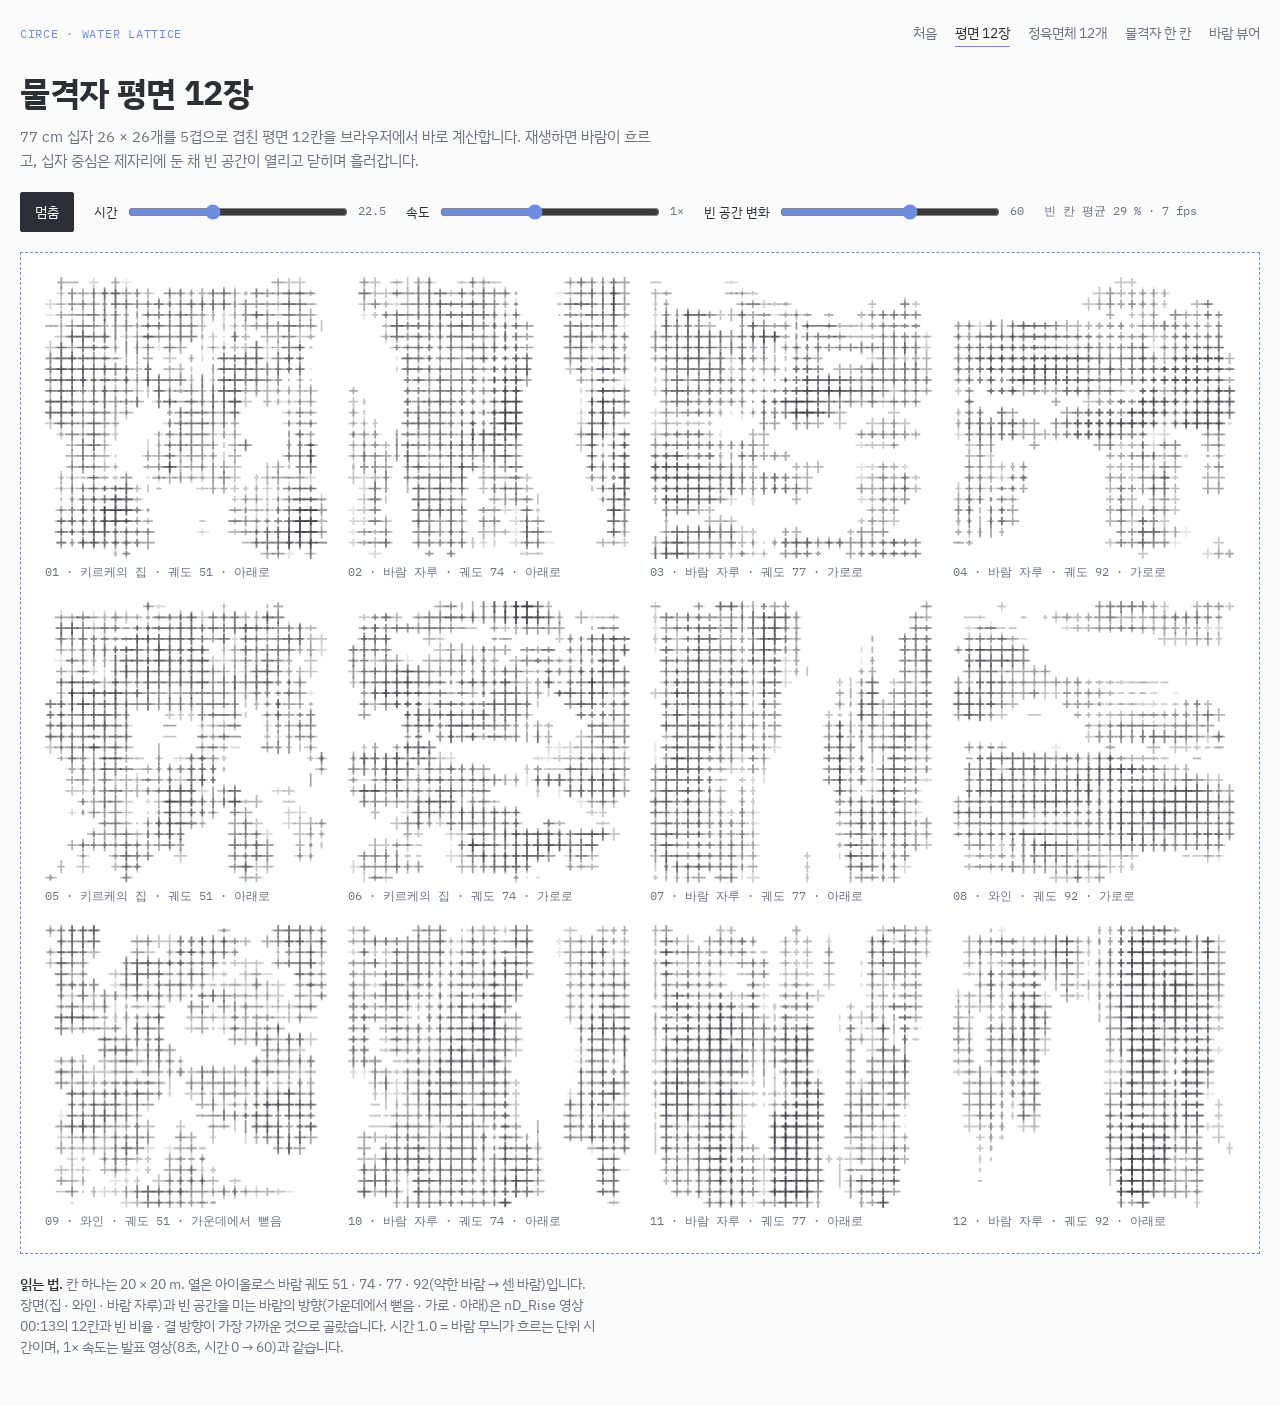
<file: plan.html>
<!doctype html>
<html lang="ko">
<head>
<meta charset="utf-8">
<meta name="viewport" content="width=device-width,initial-scale=1,viewport-fit=cover">
<title>물격자 평면 12장</title>
<link rel="stylesheet" href="https://fonts.googleapis.com/css2?family=IBM+Plex+Mono:wght@400;500&family=IBM+Plex+Sans+KR:wght@400;500;700&display=swap">
<link rel="stylesheet" href="style.css">
<style>
.tiles{display:grid;grid-template-columns:repeat(4,minmax(0,1fr));gap:clamp(8px,1.6vw,22px)}
@media (max-width:640px){.tiles{grid-template-columns:repeat(2,minmax(0,1fr))}}
.tile{display:flex;flex-direction:column;gap:4px;min-width:0}
.tile canvas{width:100%;aspect-ratio:1/1;height:auto;display:block}
.tile span{font-size:11.5px;color:var(--mute);font-family:var(--f-mono);white-space:nowrap;overflow:hidden;text-overflow:ellipsis}
</style>
</head>
<body>
<div class="wrap">
  <nav><span class="brand">Circe · water lattice</span><a href="index.html">처음</a><a href="plan.html" aria-current="page">평면 12장</a><a href="cube.html">정육면체 12개</a><a href="lattice.html">물격자 한 칸</a><a href="aeolus.html">바람 뷰어</a></nav>
  <header>
    <h1>물격자 평면 12장</h1>
    <p class="sub">77 cm 십자 26 × 26개를 5겹으로 겹친 평면 12칸을 브라우저에서 바로 계산합니다. 재생하면 바람이 흐르고, 십자 중심은 제자리에 둔 채 빈 공간이 열리고 닫히며 흘러갑니다.</p>
  </header>
  <div class="bar">
    <button class="btn" id="play" type="button">멈춤</button>
    <label class="field" for="time">시간<input id="time" type="range" min="0" max="60" step="0.1" value="0"><output id="timeO">0.0</output></label>
    <label class="field" for="speed">속도<input id="speed" type="range" min="0.25" max="2" step="0.25" value="1"><output id="speedO">1×</output></label>
    <label class="field" for="holes">빈 공간 변화<input id="holes" type="range" min="0" max="100" value="60"><output id="holesO">60</output></label>
    <span class="mono" id="stat">계산 중…</span>
  </div>
  <div class="sheet"><div class="tiles" id="tiles"></div></div>
  <p class="note"><b>읽는 법.</b> 칸 하나는 20 × 20 m. 열은 아이올로스 바람 궤도 51 · 74 · 77 · 92(약한 바람 → 센 바람)입니다. 장면(집 · 와인 · 바람 자루)과 빈 공간을 미는 바람의 방향(가운데에서 뻗음 · 가로 · 아래)은 nD_Rise 영상 00:13의 12칸과 빈 비율 · 결 방향이 가장 가까운 것으로 골랐습니다. 시간 1.0 = 바람 무늬가 흐르는 단위 시간이며, 1× 속도는 발표 영상(8초, 시간 0 → 60)과 같습니다.</p>
</div>
<script src="engine.js"></script>
<script>
const PICKS = [{scene:0,wind:0,dir:2,t:80},{scene:2,wind:1,dir:2,t:80},{scene:2,wind:2,dir:1,t:20.5},{scene:2,wind:3,dir:1,t:59},
  {scene:0,wind:0,dir:2,t:17},{scene:0,wind:1,dir:1,t:55.5},{scene:2,wind:2,dir:2,t:3},{scene:1,wind:3,dir:1,t:13.5},
  {scene:1,wind:0,dir:0,t:24},{scene:2,wind:1,dir:2,t:34.5},{scene:2,wind:2,dir:2,t:59},{scene:2,wind:3,dir:2,t:80}];
const box = document.getElementById('tiles'), sims = [];
PICKS.forEach((p, i) => {
  const d = document.createElement('div'); d.className = 'tile';
  const cv = document.createElement('canvas'); cv.setAttribute('aria-label', '평면 ' + (i + 1));
  const s = document.createElement('span');
  s.textContent = String(i + 1).padStart(2, '0') + ' · ' + Kirke.ROWS[p.scene].name + ' · 궤도 ' + Kirke.WINDS[p.wind].o + ' · ' + Kirke.DIRS[p.dir];
  d.append(cv, s); box.append(d);
  sims.push({ sim: Kirke.makeLattice(cv, { scene: p.scene, wind: p.wind, dir: p.dir }), cv, t0: p.t });
});
let T = 0, playing = !matchMedia('(prefers-reduced-motion: reduce)').matches, speed = 1, last = performance.now();
const $ = id => document.getElementById(id);
function colors() {
  const cs = getComputedStyle(document.documentElement), m = cs.getPropertyValue('--ink').trim().match(/^#?(..)(..)(..)$/);
  const ink = m ? [1, 2, 3].map(k => parseInt(m[k], 16)) : [43, 47, 54], paper = cs.getPropertyValue('--sheet').trim() || '#fff';
  sims.forEach(o => o.sim.colors(ink, paper));
}
function sizes() { const dpr = Math.min(1.5, devicePixelRatio || 1);
  sims.forEach(o => { const w = Math.min(420, Math.round(o.cv.clientWidth * dpr)); if (o.cv.width !== w) { o.cv.width = w; o.cv.height = w; } }); }
function drawAll() { let v = 0; sims.forEach(o => { o.sim.draw(o.t0 + T); v += o.sim.voidPct(); });
  $('time').value = T.toFixed(1); $('timeO').textContent = T.toFixed(1); return v / sims.length; }
let acc = 0, n = 0, vAvg = 0;
function loop(now) {
  const dt = Math.min(0.15, (now - last) / 1000); last = now;
  T += dt * 7.5 * speed; if (T > 60) T -= 60;                       // 7.5 = 발표 영상과 같은 빠르기 (8초에 60)
  vAvg = drawAll(); acc += dt; n++;
  if (acc > 0.5) { $('stat').textContent = '빈 칸 평균 ' + vAvg.toFixed(0) + ' % · ' + Math.round(n / acc) + ' fps'; acc = 0; n = 0; }
  if (playing) requestAnimationFrame(loop);
}
function setPlaying(on) { playing = on; $('play').textContent = on ? '멈춤' : '재생'; if (on) { last = performance.now(); requestAnimationFrame(loop); } }
$('play').addEventListener('click', () => setPlaying(!playing));
$('time').addEventListener('input', e => { T = +e.target.value; if (!playing) { vAvg = drawAll(); $('stat').textContent = '빈 칸 평균 ' + vAvg.toFixed(0) + ' %'; } });
$('speed').addEventListener('input', e => { speed = +e.target.value; $('speedO').textContent = speed + '×'; });
$('holes').addEventListener('input', e => { $('holesO').textContent = e.target.value; sims.forEach(o => o.sim.state.holes = e.target.value / 100); if (!playing) drawAll(); });
new ResizeObserver(() => { sizes(); if (!playing) drawAll(); }).observe(box);
matchMedia('(prefers-color-scheme: dark)').addEventListener('change', () => { colors(); if (!playing) drawAll(); });
// 무거운 첫 계산(12칸)은 화면이 먼저 뜬 뒤에
requestAnimationFrame(() => setTimeout(() => {
  colors(); sizes(); sims.forEach(o => o.sim.build()); vAvg = drawAll();
  $('stat').textContent = '빈 칸 평균 ' + vAvg.toFixed(0) + ' %';
  setPlaying(playing);
}, 30));
</script>
</body>
</html>
</file>
<file: style.css>
/* 키르케 물격자: 흰 도면 종이 + 파란 점선 틀 (시트와 같은 말투). 어두운 화면에서는 반전 */
:root{
  --paper:#fbfbfc; --sheet:#ffffff; --ink:#2b2f36; --mute:#6b7280; --line:#dfe3ec;
  --blue:#6e8ce1; --chip:#eef1f8;
  --f-body:"IBM Plex Sans KR","Malgun Gothic","Apple SD Gothic Neo",sans-serif;
  --f-mono:"IBM Plex Mono",ui-monospace,Consolas,monospace;
  color-scheme:light;
}
@media (prefers-color-scheme: dark){:root:not([data-theme="light"]){
  --paper:#15171c; --sheet:#1b1e24; --ink:#e3e6ec; --mute:#9aa1ad; --line:#2d323b; --blue:#8fa6ec; --chip:#242833; color-scheme:dark }}
:root[data-theme="dark"]{
  --paper:#15171c; --sheet:#1b1e24; --ink:#e3e6ec; --mute:#9aa1ad; --line:#2d323b; --blue:#8fa6ec; --chip:#242833; color-scheme:dark }
*{box-sizing:border-box}
html,body{margin:0;background:var(--paper);color:var(--ink)}
body{font-family:var(--f-body);font-size:15px;line-height:1.55;
  padding-left:max(16px,env(safe-area-inset-left,0px));padding-right:max(16px,env(safe-area-inset-right,0px));padding-block:20px 48px}
.wrap{max-width:1240px;margin:0 auto;display:flex;flex-direction:column;gap:20px}
nav{display:flex;flex-wrap:wrap;gap:6px 18px;align-items:baseline;font-size:14px}
nav .brand{font-family:var(--f-mono);font-size:12px;letter-spacing:.06em;text-transform:uppercase;color:var(--blue);margin-right:auto}
nav a{color:var(--mute);text-decoration:none;padding:2px 0;border-bottom:1px solid transparent}
nav a:hover{color:var(--ink)}
nav a[aria-current="page"]{color:var(--ink);border-bottom-color:var(--blue)}
h1{margin:0;font-size:clamp(24px,3.2vw,34px);font-weight:700;letter-spacing:-.01em;text-wrap:balance}
.sub{margin:6px 0 0;color:var(--mute);max-width:70ch}
.tag{font-family:var(--f-mono);font-size:12px;color:var(--blue);letter-spacing:.06em;text-transform:uppercase}
.sheet{position:relative;background:var(--sheet);border:1px dashed var(--blue);padding:clamp(10px,2vw,24px)}
.bar{display:flex;flex-wrap:wrap;gap:12px 20px;align-items:center}
.btn{font:inherit;font-size:14px;padding:8px 14px;border:1px solid var(--ink);background:var(--ink);color:var(--sheet);cursor:pointer;border-radius:2px}
.btn.ghost{background:transparent;color:var(--ink);border-color:var(--line)}
.btn:focus-visible,input:focus-visible,a:focus-visible{outline:2px solid var(--blue);outline-offset:2px}
.field{display:flex;align-items:center;gap:8px;font-size:13px;min-width:0}
.field input[type=range]{width:min(220px,40vw);accent-color:var(--blue)}
.field output,.mono{font-family:var(--f-mono);font-size:12px;color:var(--mute);font-variant-numeric:tabular-nums}
.note{font-size:13.5px;color:var(--mute);max-width:72ch;margin:0}
.note b{color:var(--ink);font-weight:500}
img,video{max-width:100%;display:block}
</file>
